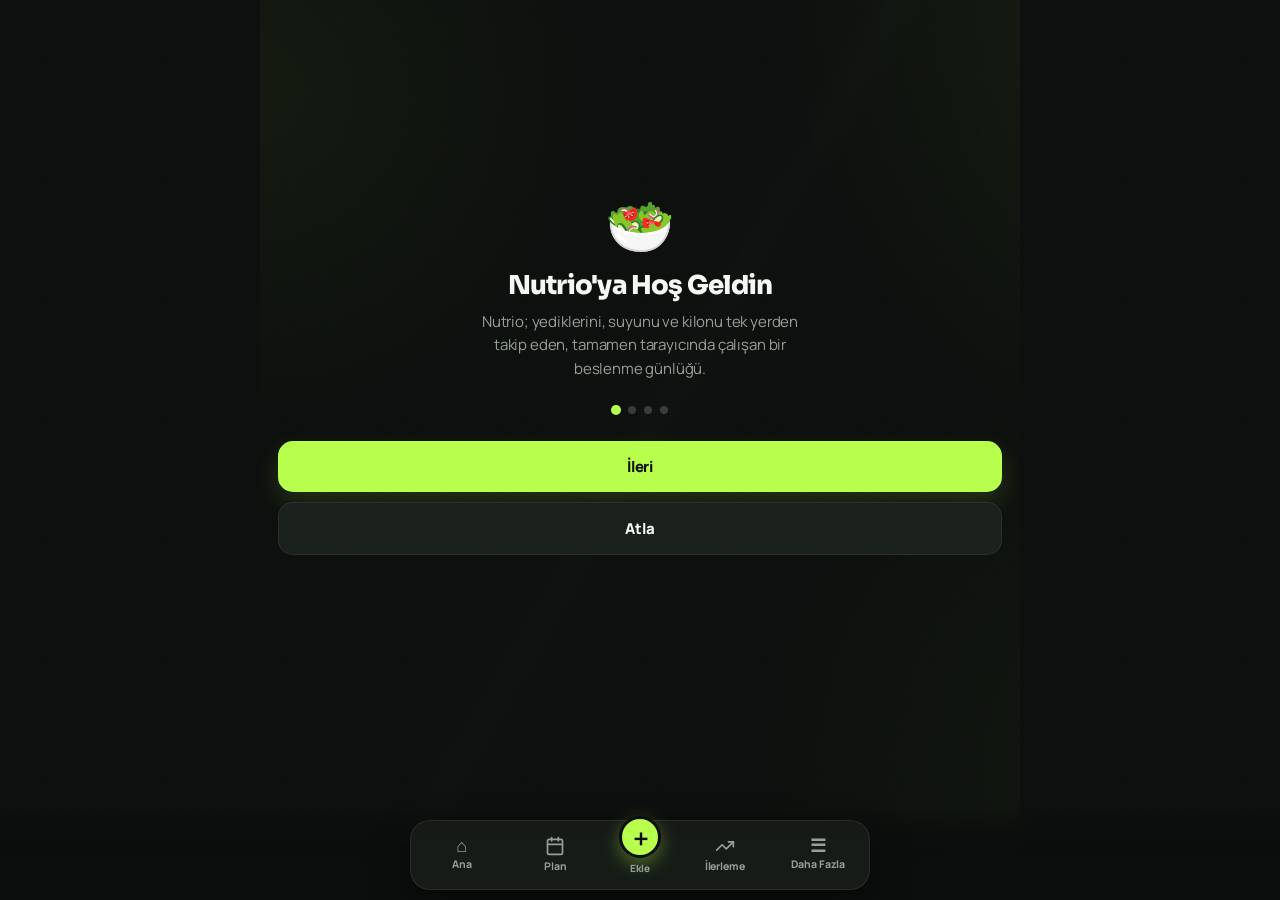
<file: index.html>
<!DOCTYPE html>
<html lang="tr">
<head>
    <meta charset="UTF-8">
    <meta name="viewport" content="width=device-width, initial-scale=1.0, maximum-scale=1.0, user-scalable=no">
    <title>Nutrio — Günlük Beslenme Takibi</title>
    <meta name="theme-color" content="#0b0e0c">
    <link rel="manifest" href="manifest.json">
    <link rel="icon" type="image/svg+xml" href="icon.svg">
    <link rel="apple-touch-icon" sizes="180x180" href="icon-192.png">
    <link rel="icon" type="image/png" sizes="192x192" href="icon-192.png">
    <link rel="icon" type="image/png" sizes="512x512" href="icon-512.png">
    <link rel="preconnect" href="https://fonts.googleapis.com">
    <link rel="preconnect" href="https://fonts.gstatic.com" crossorigin>
    <link href="https://fonts.googleapis.com/css2?family=Manrope:wght@500;600;700;800&family=Sora:wght@600;700;800&display=swap" rel="stylesheet">
    <link rel="stylesheet" href="style.css">
</head>
<body>
    <div id="sayfa-govde">

    <!-- 0a. ONBOARDING (Faz 6 — yalnızca ilk açılışta, bir kez görünür) -->
    <div id="onboarding-ekrani" class="gizli">
        <div class="ob-ic">
            <div id="ob-adim-0" class="ob-adim">
                <div class="ob-ikon">🥗</div>
                <h1>Nutrio'ya Hoş Geldin</h1>
                <p>Nutrio; yediklerini, suyunu ve kilonu tek yerden takip eden, tamamen tarayıcında çalışan bir beslenme günlüğü.</p>
            </div>
            <div id="ob-adim-1" class="ob-adim gizli">
                <div class="ob-ikon">🎯</div>
                <h1>Hedefini Belirle</h1>
                <p>Profil bilgilerini girdiğinde günlük kalori ve makro hedeflerin senin için otomatik hesaplanır.</p>
            </div>
            <div id="ob-adim-2" class="ob-adim gizli">
                <div class="ob-ikon">🍽️</div>
                <h1>Beslenmeni Takip Et</h1>
                <p>Öğünlerini, suyunu ve egzersizini birkaç dokunuşla kaydet — verilerin yalnızca bu cihazda saklanır.</p>
            </div>
            <div id="ob-adim-3" class="ob-adim gizli">
                <div class="ob-ikon">📈</div>
                <h1>İlerlemeni Gör</h1>
                <p>Grafikler, trendler ve analizlerle gelişimini gün gün izle.</p>
            </div>

            <div class="ob-noktalar" id="ob-noktalar">
                <span class="ob-nokta aktif"></span><span class="ob-nokta"></span><span class="ob-nokta"></span><span class="ob-nokta"></span>
            </div>

            <button id="ob-ileri-btn" onclick="onboardingIleri()">İleri</button>
            <button class="btn-ikincil ob-atla" onclick="onboardingAtla()">Atla</button>
        </div>
    </div>
    <!-- 0. KULLANICI PROFİLİ SİHİRBAZI (Yeni oluşturma + Düzenleme) -->
    <div id="profil-ekrani" class="gizli kart">
        <h1 id="profil-form-baslik">Yeni Kişi Ekle</h1>
        <p style="font-size:14px; color:var(--yazi-pasif);">Kişisel hesaplama çekmeceni oluşturalım.</p>
        <input type="hidden" id="pr-duzenle-id">

        <label>Avatar</label>
        <div class="avatar-secim" id="pr-avatar-secim"></div>

        <label>Profil Adı</label>
        <input type="text" id="pr-ad" placeholder="Örn: Ahmet veya A Kişisi">

        <label>Cinsiyet</label>
        <select id="pr-cinsiyet"><option value="erkek">Erkek</option><option value="kadin">Kadın</option></select>

        <label>Yaş</label>
        <input type="number" id="pr-yas" placeholder="Örn: 25">
        <label>Boy (cm)</label>
        <input type="number" id="pr-boy" placeholder="Örn: 175">
        <label>Kilo (kg)</label>
        <input type="number" id="pr-kilo" placeholder="Örn: 70">

        <div class="profil-bolum-basligi">Günlük Yaşam Aktivitesi</div>
        <label>Günlük Ortalama Adım</label>
        <select id="pr-adim">
            <option value="1.15">0 – 3.999 adım</option>
            <option value="1.2" selected>4.000 – 6.999 adım</option>
            <option value="1.275">7.000 – 9.999 adım</option>
            <option value="1.35">10.000 – 12.499 adım</option>
            <option value="1.425">12.500+ adım</option>
        </select>

        <div class="profil-bolum-basligi">Egzersiz</div>
        <label>Haftada Kaç Gün Egzersiz Yapıyorsun?</label>
        <select id="pr-egzersiz-gun" onchange="egzersizAlanGuncelleForm()">
            <option value="0">0 gün (yapmıyorum)</option>
            <option value="1">1 gün</option>
            <option value="2">2 gün</option>
            <option value="3" selected>3 gün</option>
            <option value="4">4 gün</option>
            <option value="5">5 gün</option>
            <option value="6">6+ gün</option>
        </select>

        <div id="pr-egzersiz-yok-notu" class="form-not gizli" style="margin-top:-8px;">🚫 Egzersiz hesaba katılmayacak.</div>

        <div id="pr-egzersiz-detay-alani">
            <label>Ağırlıklı Egzersiz Türü</label>
            <select id="pr-egzersiz-tip">
                <option value="agirlik" selected>Ağırlık Antrenmanı</option>
                <option value="kosu">Koşu</option>
                <option value="futbol">Futbol</option>
                <option value="bisiklet">Bisiklet</option>
                <option value="kardiyo">Kardiyo</option>
                <option value="karisik">Karışık</option>
            </select>

            <label>Ortalama Egzersiz Süresi</label>
            <select id="pr-egzersiz-sure">
                <option value="30">30 dakika</option>
                <option value="45" selected>45 dakika</option>
                <option value="60">60 dakika</option>
                <option value="75">75 dakika</option>
                <option value="90">90+ dakika</option>
            </select>

            <label>Antrenman Günlerin (opsiyonel)</label>
            <div class="buton-grubu" id="pr-antrenman-gun-secim" style="flex-wrap:wrap;"></div>
            <p class="form-not" style="margin-top:2px;">Seçersen ana ekranda o gün "🏋️ Antrenman Günü", diğer günlerde "🛋️ Dinlenme Günü" rozeti görünür ve kalori hedefin buna göre otomatik ayarlanır.</p>
        </div>

        <div class="profil-bolum-basligi">Hedef</div>
        <label>Ne Yapmak İstiyorsun?</label>
        <select id="pr-hedef" onchange="prHedefAciklamaGuncelle()">
            <option value="kayip">🔻 Yağ Kaybı</option>
            <option value="koruma" selected>⚖️ Kilo Koruma</option>
            <option value="kazanim">🔺 Kas / Kilo Kazanımı</option>
        </select>
        <p class="form-not" id="pr-hedef-aciklama"></p>
        <p class="form-not">Bu bir başlangıç tahminidir. Gerçek kilo değişimine göre birkaç hafta içinde ayarlaman gerekebilir — Nutrio bu ayarı sana zamanla otomatik önerecek.</p>

        <!-- FAZ 11 — İleri seviye: makroları elle ayarla (hesaplaHedefler'e dokunmaz, sadece dönüş değerini ezer) -->
        <label style="display:flex; align-items:center; gap:10px; margin-top:4px; font-size:14px; font-weight:700; cursor:pointer; text-transform:none; letter-spacing:0;">
            <input type="checkbox" id="pr-makro-override" onchange="prMakroOverrideAcKapa()" style="width:20px; height:20px; margin:0; flex:0 0 auto; accent-color:var(--vurgu-renk);">
            İleri Seviye: Makroları Elle Ayarla
        </label>
        <div id="pr-makro-override-alani" class="gizli">
            <div class="oc-satir"><span class="oc-etiket">Protein (g)</span><input type="number" step="1" min="0" id="pr-makro-pro" placeholder="Örn: 140"></div>
            <div class="oc-satir"><span class="oc-etiket">Yağ (g)</span><input type="number" step="1" min="0" id="pr-makro-yag" placeholder="Örn: 60"></div>
            <div class="oc-satir"><span class="oc-etiket">Karb (g)</span><input type="number" step="1" min="0" id="pr-makro-karb" placeholder="Örn: 200"></div>
            <p class="form-not" style="margin-top:-4px;">Kalori, bu üç değerden otomatik yeniden hesaplanır (P×4 + Y×9 + K×4). Boş bırakırsan o makro Nutrio tahmininde kalır.</p>
        </div>

        <button id="profil-kaydet-btn" onclick="profilKaydet()">Profili Yarat ve Başla</button>
        <button class="btn-ikincil gizli" id="iptal-profil-btn" onclick="sayfaGoster('ana-ekran')">İptal</button>
        <button class="btn-tehlike gizli" id="profil-sil-btn" onclick="profilSil()" style="width:100%; border-radius:50px; margin-top:10px;"><svg width="16" height="16" viewBox="0 0 24 24" fill="none" stroke="currentColor" stroke-width="2" stroke-linecap="round" stroke-linejoin="round" aria-hidden="true" style="vertical-align:-3px;"><polyline points="3 6 5 6 21 6"></polyline><path d="M19 6v14a2 2 0 0 1-2 2H7a2 2 0 0 1-2-2V6m3 0V4a2 2 0 0 1 2-2h4a2 2 0 0 1 2 2v2"></path></svg> Bu Profili Sil</button>
    </div>

    <!-- 1. ANA EKRAN (DASHBOARD) -->
    <div id="ana-ekran" class="gizli">

        <div class="marka-rozet"><span class="nokta"></span>Nutrio</div>

        <div class="profil-header">
            <select id="aktif-profil-secim" onchange="profilDegistir()"></select>
            <button class="btn-ikincil" id="profil-duzenle-btn" onclick="profilDuzenleAc()"><svg width="16" height="16" viewBox="0 0 24 24" fill="none" stroke="currentColor" stroke-width="2" stroke-linecap="round" stroke-linejoin="round" aria-hidden="true" style="vertical-align:-3px;"><circle cx="12" cy="12" r="3"></circle><path d="M19.4 15a1.65 1.65 0 0 0 .33 1.82l.06.06a2 2 0 0 1 0 2.83 2 2 0 0 1-2.83 0l-.06-.06a1.65 1.65 0 0 0-1.82-.33 1.65 1.65 0 0 0-1 1.51V21a2 2 0 0 1-2 2 2 2 0 0 1-2-2v-.09A1.65 1.65 0 0 0 9 19.4a1.65 1.65 0 0 0-1.82.33l-.06.06a2 2 0 0 1-2.83 0 2 2 0 0 1 0-2.83l.06-.06a1.65 1.65 0 0 0 .33-1.82 1.65 1.65 0 0 0-1.51-1H3a2 2 0 0 1-2-2 2 2 0 0 1 2-2h.09A1.65 1.65 0 0 0 4.6 9a1.65 1.65 0 0 0-.33-1.82l-.06-.06a2 2 0 0 1 0-2.83 2 2 0 0 1 2.83 0l.06.06a1.65 1.65 0 0 0 1.82.33H9a1.65 1.65 0 0 0 1-1.51V3a2 2 0 0 1 2-2 2 2 0 0 1 2 2v.09a1.65 1.65 0 0 0 1 1.51 1.65 1.65 0 0 0 1.82-.33l.06-.06a2 2 0 0 1 2.83 0 2 2 0 0 1 0 2.83l-.06.06a1.65 1.65 0 0 0-.33 1.82V9a1.65 1.65 0 0 0 1.51 1H21a2 2 0 0 1 2 2 2 2 0 0 1-2 2h-.09a1.65 1.65 0 0 0-1.51 1z"></path></svg> Profil</button>
        </div>

        <h1 id="ana-baslik" style="font-size: 24px; text-align: left; margin-left: 5px; display:flex; align-items:center; gap:8px;">Bugünün Yakıtı</h1>
        <div id="gun-tipi-rozet-alani" style="margin-left:5px;"></div>
        <div id="ana-ozel-gun-alani" style="margin-left:5px; margin-top:2px; margin-bottom:12px;"></div>

        <!-- Faz 5: Bugün için planlanan öğünler (boşsa gizli kalır) -->
        <!-- Faz 6: Yedek hatırlatıcısı (14+ gündür yedek alınmadıysa görünür) -->
        <div id="yedek-hatirlatici-alan" class="gizli"></div>
        <div id="ana-plan-karti" class="gizli"></div>
        <div id="ana-antrenman-karti" class="gizli"></div>

        <div class="kart" id="kart-skor">
            <div class="skor-paneli">
                <div class="skor-kutu">
                    <strong id="gun-kalori">0</strong><span>Kalori</span><span class="hedef-yazi" id="hedef-kalori">Hedef: 0</span>
                    <div class="ilerleme-yolu"><div class="ilerleme-cubuk" id="ilerleme-kalori" style="width:0%;"></div></div>
                </div>
                <div class="skor-kutu">
                    <strong id="gun-protein">0</strong><span>Protein</span><span class="hedef-yazi" id="hedef-protein">Hedef: 0g</span>
                    <div class="ilerleme-yolu"><div class="ilerleme-cubuk" id="ilerleme-protein" style="width:0%;"></div></div>
                </div>
                <div class="skor-kutu">
                    <strong id="gun-yag">0</strong><span>Yağ</span><span class="hedef-yazi" id="hedef-yag">Hedef: 0g</span>
                    <div class="ilerleme-yolu"><div class="ilerleme-cubuk" id="ilerleme-yag" style="width:0%;"></div></div>
                </div>
                <div class="skor-kutu">
                    <strong id="gun-karb">0</strong><span>Karbonhidrat</span><span class="hedef-yazi" id="hedef-karb">Hedef: 0g</span>
                    <div class="ilerleme-yolu"><div class="ilerleme-cubuk" id="ilerleme-karb" style="width:0%;"></div></div>
                </div>
            </div>
            <div class="kalan-grid" id="kalan-grid"></div>
        </div>

        <div class="kart kart-kompakt" id="kart-aktivite">
            <div style="display:flex; justify-content:space-between; align-items:center; margin-bottom:2px;">
                <h2 style="text-align:left; font-size:15px; margin-bottom:0;"><svg width="18" height="18" viewBox="0 0 24 24" fill="none" stroke="currentColor" stroke-width="2" stroke-linecap="round" stroke-linejoin="round" aria-hidden="true" style="vertical-align:-3px;"><circle cx="13" cy="4.5" r="1.8"></circle><path d="M10 21l1.5-6-2.5-2.5 1-5L13 9l3 1.5 2 3"></path><path d="M10 21l-2.5-1.5L6 21"></path><path d="M13.5 15.5l3.5 1 1.5 3"></path></svg> Bugünkü Aktivite</h2>
                <span class="hedef-yazi" id="aktivite-ayar-yazi" style="margin-top:0;"></span>
            </div>
            <div class="buton-grubu" style="margin-top:10px; flex-wrap:wrap;">
                <input type="number" id="bugun-adim-input" placeholder="Bugünkü adım (opsiyonel)">
                <button class="btn-ikincil btn-fit" style="margin-top:0;" onclick="bugunAdimKaydet()">Kaydet</button>
            </div>
            <p class="form-not" id="bugun-adim-bilgi" style="margin:6px 0 0;"></p>

            <div style="margin-top:14px; border-top:1px solid rgba(255,255,255,.06); padding-top:12px;">
                <div style="display:flex; justify-content:space-between; align-items:center;">
                    <span class="hedef-yazi" style="margin-top:0; font-size:15px; font-weight:800; color:var(--yazi-ana); opacity:1; font-family:var(--font-baslik); letter-spacing:-.03em;"><svg width="16" height="16" viewBox="0 0 24 24" fill="none" stroke="currentColor" stroke-width="2" stroke-linecap="round" stroke-linejoin="round" aria-hidden="true" style="vertical-align:-3px;"><path d="M6.5 6.5h11L20 21H4L6.5 6.5z"></path><line x1="9" y1="6.5" x2="9" y2="4"></line><line x1="15" y1="6.5" x2="15" y2="4"></line><line x1="9" y1="4" x2="15" y2="4"></line></svg> Bugünkü Egzersiz</span>
                    <span class="hedef-yazi" style="margin-top:0; cursor:pointer; text-decoration:underline;" onclick="bugunEgzersizAlaniAcKapa()">+ Egzersiz Ekle</span>
                    <span class="hedef-yazi" style="margin-top:0; margin-left:10px; cursor:pointer; text-decoration:underline;" onclick="egzersizKutuphaneAc(bugununTarihi, 'ana-ekran')"><svg width="13" height="13" viewBox="0 0 24 24" fill="none" stroke="currentColor" stroke-width="2" stroke-linecap="round" stroke-linejoin="round" aria-hidden="true" style="vertical-align:-2px;"><path d="M4 19.5A2.5 2.5 0 0 1 6.5 17H20"></path><path d="M6.5 2H20v20H6.5A2.5 2.5 0 0 1 4 19.5v-15A2.5 2.5 0 0 1 6.5 2z"></path></svg> Kütüphaneden Seç</span>
                </div>
                <div class="egz-durum-grup" id="egz-durum-grup">
                    <button type="button" class="egz-durum-btn" onclick="bugunEgzersizDurumAyarla('yapildi')">✅ Yaptım</button>
                    <button type="button" class="egz-durum-btn" onclick="bugunEgzersizDurumAyarla('planli_degil')">⏭️ Planlı değildi</button>
                    <button type="button" class="egz-durum-btn" onclick="bugunEgzersizDurumAyarla('yapmadi')">❌ Yapmadım</button>
                </div>
                <div id="bugun-egzersiz-liste" style="margin-top:6px;"></div>
                <div class="buton-grubu gizli" id="bugun-egzersiz-form" style="margin-top:10px; flex-wrap:wrap;">
                    <select id="beg-tip">
                        <option value="agirlik">Ağırlık</option>
                        <option value="kosu">Koşu</option>
                        <option value="futbol">Futbol</option>
                        <option value="bisiklet">Bisiklet</option>
                        <option value="kardiyo">Kardiyo</option>
                        <option value="karisik">Karışık</option>
                    </select>
                    <input type="number" id="beg-sure" placeholder="Dakika">
                    <button style="margin-top:0;" onclick="bugunEgzersizEkle()">Ekle</button>
                </div>
            </div>
        </div>

        <div id="kalibrasyon-karti" class="kart gizli oneri-kart">
            <h2 style="text-align:left; font-size:15px; margin-bottom:8px;"><svg width="18" height="18" viewBox="0 0 24 24" fill="none" stroke="currentColor" stroke-width="2" stroke-linecap="round" stroke-linejoin="round" aria-hidden="true" style="vertical-align:-3px;"><circle cx="12" cy="12" r="10"></circle><circle cx="12" cy="12" r="6"></circle><circle cx="12" cy="12" r="2"></circle></svg> Kalori Hedefi Önerisi</h2>
            <p id="kalibrasyon-metni" style="font-size:13.5px; color:var(--yazi-pasif); margin:0 0 14px;"></p>
            <div class="buton-grubu">
                <button class="btn-ikincil" onclick="kalibrasyonReddet()">Şimdi Değil</button>
                <button onclick="kalibrasyonUygula()">Hedefi Güncelle</button>
            </div>
        </div>

        <div id="oneri-sonuc-karti" class="kart gizli oneri-kart">
            <h2 style="text-align:left; font-size:15px; margin-bottom:8px;"><svg width="18" height="18" viewBox="0 0 24 24" fill="none" stroke="currentColor" stroke-width="2" stroke-linecap="round" stroke-linejoin="round" aria-hidden="true" style="vertical-align:-3px;"><circle cx="12" cy="12" r="10"></circle><circle cx="12" cy="12" r="6"></circle><circle cx="12" cy="12" r="2"></circle></svg> Bunu Kapatmak İçin Seçenekler</h2>
            <div id="oneri-sonuc-govde" style="font-size:13.5px;"></div>
        </div>

        <div id="eksik-sonuc-karti" class="kart gizli oneri-kart">
            <h2 style="text-align:left; font-size:15px; margin-bottom:8px;"><svg width="18" height="18" viewBox="0 0 24 24" fill="none" stroke="currentColor" stroke-width="2" stroke-linecap="round" stroke-linejoin="round" aria-hidden="true" style="vertical-align:-3px;"><circle cx="11" cy="11" r="8"></circle><line x1="21" y1="21" x2="16.65" y2="16.65"></line></svg> Bugün Ne Eksik?</h2>
            <div id="eksik-sonuc-govde"></div>
            <button class="btn-ikincil" style="margin-top:10px;" onclick="document.getElementById('eksik-sonuc-karti').classList.add('gizli')">Kapat</button>
        </div>

        <div id="takviye-mini-karti" class="kart gizli kart-kompakt">
            <div style="display:flex; justify-content:space-between; align-items:center; margin-bottom:6px;">
                <h2 style="text-align:left; font-size:15px; margin-bottom:0;"><svg width="18" height="18" viewBox="0 0 24 24" fill="none" stroke="currentColor" stroke-width="2" stroke-linecap="round" stroke-linejoin="round" aria-hidden="true" style="vertical-align:-3px;"><rect x="3.5" y="8.5" width="17" height="7" rx="3.5" transform="rotate(-45 12 12)"></rect><line x1="8.5" y1="8.5" x2="15.5" y2="15.5"></line></svg> Bugünkü Takviyeler</h2>
                <span class="hedef-yazi" id="takviye-mini-oran" style="margin-top:0;"></span>
            </div>
            <div id="takviye-mini-liste"></div>
        </div>

        <div class="kart kart-kompakt" id="kart-su">
            <div style="display:flex; justify-content:space-between; align-items:center; gap:14px;">
                <div>
                    <span class="hedef-yazi" style="margin-top:0;"><svg width="16" height="16" viewBox="0 0 24 24" fill="none" stroke="currentColor" stroke-width="2" stroke-linecap="round" stroke-linejoin="round" aria-hidden="true" style="vertical-align:-3px;"><path d="M12 2.7s6.5 7 6.5 11.3a6.5 6.5 0 0 1-13 0C5.5 9.7 12 2.7 12 2.7z"></path></svg> Su</span>
                    <strong id="su-miktar" style="font-family:var(--font-baslik); font-size:18px; display:block; margin-top:2px;">0 ml</strong>
                </div>
                <div class="buton-grubu" style="max-width:160px; margin:0;">
                    <button class="btn-ikincil btn-kucuk btn-satir" onclick="suEkle(-250)">− 250</button>
                    <button class="btn-kucuk btn-satir" onclick="suEkle(250)">+ 250</button>
                </div>
            </div>
            <div class="ilerleme-yolu" style="margin-top:10px;"><div class="ilerleme-cubuk" id="ilerleme-su" style="width:0%;"></div></div>
            <div style="display:flex; justify-content:space-between; margin-top:6px;">
                <span class="hedef-yazi" id="su-hedef-yazi" style="margin-top:0;"></span>
                <span class="hedef-yazi" style="margin-top:0; cursor:pointer; text-decoration:underline;" onclick="suHedefDuzenleAc()">hedefi düzenle</span>
            </div>
            <div id="su-ozel-buton-alani" style="display:flex; gap:6px; align-items:center; justify-content:flex-end; margin-top:6px;"></div>
            <div style="text-align:right; margin-top:6px;">
                <span class="hedef-yazi" style="margin-top:0; cursor:pointer; text-decoration:underline;" onclick="icecekGunluguAc(bugununTarihi)">+ Çay/Kahve/Diğer İçecek</span>
            </div>
            <div class="buton-grubu gizli" id="su-hedef-alani" style="margin-top:10px;">
                <input type="number" id="su-hedef-input" placeholder="Yeni hedef (ml)" style="margin-bottom:0;">
                <button class="btn-ikincil" onclick="suHedefKaydet()">Kaydet</button>
            </div>
            <div class="buton-grubu gizli" id="su-ozel-alani" style="margin-top:10px;">
                <input type="number" id="su-ozel-input" placeholder="Özel miktar (ml)" style="margin-bottom:0;">
                <button class="btn-ikincil" onclick="suOzelMiktarKaydet()">Kaydet</button>
            </div>
        </div>

        <div class="kart" id="kart-ogunler">
            <button onclick="tuketimEkranAc()">Günüme Besin Ekle (+)</button>
            <div class="buton-grubu" style="margin-top:8px;">
                <button class="btn-ikincil buton-chip" onclick="oneriHesapla()"><svg width="16" height="16" viewBox="0 0 24 24" fill="none" stroke="currentColor" stroke-width="2" stroke-linecap="round" stroke-linejoin="round" aria-hidden="true" style="vertical-align:-3px;"><circle cx="12" cy="12" r="10"></circle><circle cx="12" cy="12" r="6"></circle><circle cx="12" cy="12" r="2"></circle></svg> Ne Yiyebilirim?</button>
                <button class="btn-ikincil buton-chip" onclick="eksikOlaniGoster()"><svg width="16" height="16" viewBox="0 0 24 24" fill="none" stroke="currentColor" stroke-width="2" stroke-linecap="round" stroke-linejoin="round" aria-hidden="true" style="vertical-align:-3px;"><circle cx="11" cy="11" r="8"></circle><line x1="21" y1="21" x2="16.65" y2="16.65"></line></svg> Bugün Ne Eksik?</button>
            </div>

            <h2 style="text-align: left; margin-top: 30px; margin-left: 5px; font-size: 19px;">Bugünün Öğünleri</h2>
            <p class="grafik-ipucu" style="text-align:left; margin:-10px 0 10px 5px;">İpucu: bir kaydı sola kaydırarak sil, sağa kaydırarak düzenle.</p>
            <div id="yenenler-listesi"></div>
        </div>
    </div>

    <!-- 2. BESİN KÜTÜPHANESİ -->
    <div id="kutuphane-ekrani" class="gizli">
        <h1>Besin Listesi</h1>
        <button onclick="besinFormuAc()">Yeni Besin Ekle (+)</button>
        <div style="position:relative; margin-top:16px; margin-bottom:0;"><svg width="16" height="16" viewBox="0 0 24 24" fill="none" stroke="var(--yazi-pasif)" stroke-width="2" stroke-linecap="round" stroke-linejoin="round" aria-hidden="true" style="position:absolute; left:12px; top:50%; transform:translateY(-50%); pointer-events:none;"><circle cx="11" cy="11" r="8"></circle><line x1="21" y1="21" x2="16.65" y2="16.65"></line></svg><input type="text" id="k-arama" placeholder="Besin ara..." oninput="kListele()" onfocus="aramaGecmisiGoster('k-arama', 'k-arama-gecmis')" onblur="aramaGecmisiGizle('k-arama-gecmis')" style="margin:0; padding-left:36px;"></div>
        <select id="k-siralama" onchange="besinSiralamaSec(this.value)" style="margin-top:8px; margin-bottom:0;">
            <option value="varsayilan">Sırala: Varsayılan (Favori + A-Z)</option>
            <option value="kalori-artan">Kaloriye göre: Azdan Çoğa</option>
            <option value="kalori-azalan">Kaloriye göre: Çoktan Aza</option>
            <option value="protein-artan">Proteine göre: Azdan Çoğa</option>
            <option value="protein-azalan">Proteine göre: Çoktan Aza</option>
        </select>
        <div class="arama-gecmis gizli" id="k-arama-gecmis"></div>
        <div class="kategori-sekmeler" id="kategori-sekmeler"></div>
        <h2 style="margin-top: 18px; text-align: left;">Kayıtlı Besinler</h2>
        <div id="kutuphane-listesi"></div>
    </div>

    <!-- 3. YENİ BESİN OLUŞTUR / DÜZENLE -->
    <div id="besin-form-ekrani" class="gizli kart">
        <h2 id="form-baslik">Besin Ekle/Düzenle</h2>
        <input type="hidden" id="b-id">
        <label>Marka (opsiyonel)</label><input type="text" id="b-marka" placeholder="Örn: Barilla">
        <label>Besin Adı</label><input type="text" id="b-ad" placeholder="Örn: Penne Rigate">
        <label>Kategori</label>
        <select id="b-kategori"></select>
        <label>Birim</label>
        <select id="b-birim" onchange="birimDegistiFormda()">
            <option value="g">Gram (g)</option>
            <option value="ml">Mililitre (ml)</option>
            <option value="adet">Adet</option>
            <option value="porsiyon">Porsiyon</option>
            <option value="dilim">Dilim</option>
        </select>
        <label>Referans Miktar (100 g/ml için 100, adet/porsiyon/dilim için 1)</label><input type="number" id="b-ref">
        <label>Kalori (Kcal)</label><input type="number" id="b-cal">
        <label>Protein (g)</label><input type="number" step="0.1" id="b-pro">
        <label>Yağ (g)</label><input type="number" step="0.1" id="b-yag">
        <label>Karbonhidrat (g)</label><input type="number" step="0.1" id="b-karb">
        <button onclick="besinKaydet()">Sisteme Kaydet</button>
        <button class="btn-tehlike" onclick="sayfaGoster('kutuphane-ekrani')" style="width:100%; border-radius:50px; margin-top:10px;">İptal</button>
    </div>

    <!-- 4. TÜKETİM EKLEME / DÜZENLEME (iç sekmeler: Besin Ara | Şablonlar — Faz 8; Sepet — Faz 9) -->
    <div id="tuketim-ekrani" class="gizli kart">
        <h2 id="tuketim-form-baslik">Ne Yedin?</h2>
        <input type="hidden" id="t-duzenle-id">
        <div id="tuketim-sepeti-alani" class="gizli"></div>
        <div class="kategori-sekmeler" id="tuketim-sekmeler">
            <button class="sekme-btn aktif" id="tuketim-sekme-besin" onclick="tuketimSekmeSec('besin')">Besin Ara</button>
            <button class="sekme-btn" id="tuketim-sekme-sablon" onclick="tuketimSekmeSec('sablon')">Şablonlar</button>
        </div>
        <div id="tuketim-panel-besin">
        <div style="position:relative; margin-bottom:14px;"><svg width="16" height="16" viewBox="0 0 24 24" fill="none" stroke="var(--yazi-pasif)" stroke-width="2" stroke-linecap="round" stroke-linejoin="round" aria-hidden="true" style="position:absolute; left:12px; top:50%; transform:translateY(-50%); pointer-events:none;"><circle cx="11" cy="11" r="8"></circle><line x1="21" y1="21" x2="16.65" y2="16.65"></line></svg><input type="text" id="t-arama" placeholder="Besin ara..." oninput="tListele()" onfocus="aramaGecmisiGoster('t-arama', 't-arama-gecmis')" onblur="aramaGecmisiGizle('t-arama-gecmis')" style="margin:0; padding-left:36px;"></div>
            <select id="t-siralama" onchange="besinSiralamaSec(this.value)" style="margin-top:8px; margin-bottom:0;">
                <option value="varsayilan">Sırala: Varsayılan (Favori + A-Z)</option>
                <option value="kalori-artan">Kaloriye göre: Azdan Çoğa</option>
                <option value="kalori-azalan">Kaloriye göre: Çoktan Aza</option>
                <option value="protein-artan">Proteine göre: Azdan Çoğa</option>
                <option value="protein-azalan">Proteine göre: Çoktan Aza</option>
            </select>
            <div class="arama-gecmis gizli" id="t-arama-gecmis"></div>
            <div class="kategori-sekmeler" id="t-kategori-sekmeler"></div>
            <div id="t-secim-listesi" style="max-height:230px; overflow-y:auto; margin-bottom:16px; margin-top:10px;"></div>
            <label>Miktar</label>
            <div class="porsiyon-grid" id="t-porsiyon-grid"></div>
            <!-- Faz 12 — göz kararı ön ayarlar (sadece g/ml birimli besinlerde görünür) -->
            <div id="t-goz-karari-alani" class="gizli" style="display:flex; flex-wrap:wrap; gap:6px; margin-bottom:8px;"></div>
            <input type="number" id="t-miktar" placeholder="Kaç birim yedin?">
            <label>Öğün</label>
            <select id="t-ogun"></select>
        </div>
        <div id="tuketim-panel-sablon" class="gizli">
            <p class="form-not" style="margin-top:0;">Bir şablona dokun, içeriği anında günlüğe eklenir.</p>
            <div id="tuketim-sablon-listesi" style="max-height:340px; overflow-y:auto;"></div>
        </div>
        <div class="buton-grubu" id="tuketim-buton-satiri">
            <button id="tuketim-kaydet-btn" onclick="tuketimKaydet()">Bugüne Ekle</button>
            <button class="btn-ikincil" id="tuketim-sepete-ekle-btn" onclick="tuketimSepeteEkle()"><svg width="16" height="16" viewBox="0 0 24 24" fill="none" stroke="currentColor" stroke-width="2" stroke-linecap="round" stroke-linejoin="round" aria-hidden="true" style="vertical-align:-3px;"><circle cx="9" cy="21" r="1"></circle><circle cx="20" cy="21" r="1"></circle><path d="M1 1h4l2.68 13.39a2 2 0 0 0 2 1.61h9.72a2 2 0 0 0 2-1.61L23 6H6"></path></svg> Sepete Ekle</button>
        </div>
        <button class="btn-tehlike" id="tuketim-iptal-btn" onclick="sayfaGoster('ana-ekran')" style="width:100%; border-radius:50px; margin-top:10px;">İptal</button>
    </div>

    <!-- 5. GEÇMİŞ ARŞİVİ (İlerleme) — iç sekmeler: Genel | Trend | Analiz -->
    <div id="gecmis-ekrani" class="gizli">
        <h1 style="display:flex; align-items:center; gap:8px; flex-wrap:wrap;">Geçmiş &amp; İstatistik <button type="button" class="ipucu-btn" onclick="ipucuGoster('ilerleme')" aria-label="Yardım">?</button></h1>

        <div class="yazdirma-raporu-satir">
            <button class="btn-ikincil btn-kucuk" onclick="yazdirmaRaporuOlustur(); window.print();"><svg width="16" height="16" viewBox="0 0 24 24" fill="none" stroke="currentColor" stroke-width="2" stroke-linecap="round" stroke-linejoin="round" aria-hidden="true" style="vertical-align:-3px;"><polyline points="6 9 6 2 18 2 18 9"></polyline><path d="M6 18H4a2 2 0 0 1-2-2v-5a2 2 0 0 1 2-2h16a2 2 0 0 1 2 2v5a2 2 0 0 1-2 2h-2"></path><rect x="6" y="14" width="12" height="8"></rect></svg> Raporu Yazdır</button>
        </div>

        <div class="kategori-sekmeler" id="ilerleme-sekmeler">
            <button class="sekme-btn aktif" id="ilerleme-sekme-genel" onclick="ilerlemeSekmeSec('genel')">Genel</button>
            <button class="sekme-btn" id="ilerleme-sekme-trend" onclick="ilerlemeSekmeSec('trend')">Trend</button>
            <button class="sekme-btn" id="ilerleme-sekme-analiz" onclick="ilerlemeSekmeSec('analiz')">Analiz</button>
        </div>

        <div id="ilerleme-panel-genel">
            <div class="kart">
                <h2 style="text-align:left; font-size:16px;"><svg width="18" height="18" viewBox="0 0 24 24" fill="none" stroke="currentColor" stroke-width="2" stroke-linecap="round" stroke-linejoin="round" aria-hidden="true" style="vertical-align:-3px;"><line x1="18" y1="20" x2="18" y2="10"></line><line x1="12" y1="20" x2="12" y2="4"></line><line x1="6" y1="20" x2="6" y2="14"></line></svg> Son 7 Gün</h2>
                <div id="analitik-alani"></div>
            </div>

            <p id="gecmis-isim-bilgi" style="text-align:center; color:var(--yazi-pasif); font-size:14px;"></p>
            <div id="gecmis-listesi"></div>
        </div>

        <div id="ilerleme-panel-trend" class="gizli">
            <div class="kart">
                <h2 style="text-align:left; font-size:16px;" id="trend-baslik"><svg width="18" height="18" viewBox="0 0 24 24" fill="none" stroke="currentColor" stroke-width="2" stroke-linecap="round" stroke-linejoin="round" aria-hidden="true" style="vertical-align:-3px;"><polyline points="23 6 13.5 15.5 8.5 10.5 1 18"></polyline><polyline points="17 6 23 6 23 12"></polyline></svg> Trend (Son 14 Gün)</h2>
                <div class="kategori-sekmeler" id="trend-makro-sekmeler"></div>
                <div class="kategori-sekmeler" id="trend-zaman-sekmeler"></div>
                <div id="trend-grafik-alan"></div>
                <div class="grafik-ipucu">Bir noktaya dokun, o günün detayını gör</div>
            </div>

            <div class="kart">
                <h2 style="text-align:left; font-size:16px;"><svg width="18" height="18" viewBox="0 0 24 24" fill="none" stroke="currentColor" stroke-width="2" stroke-linecap="round" stroke-linejoin="round" aria-hidden="true" style="vertical-align:-3px;"><rect x="3" y="4" width="18" height="18" rx="2" ry="2"></rect><line x1="16" y1="2" x2="16" y2="6"></line><line x1="8" y1="2" x2="8" y2="6"></line><line x1="3" y1="10" x2="21" y2="10"></line></svg> Haftalık Karşılaştırma</h2>
                <div id="haftalik-karsilastirma-alan"></div>
            </div>
        </div>

        <div id="ilerleme-panel-analiz" class="gizli">
            <div class="kart">
                <h2 style="text-align:left; font-size:16px;"><svg width="18" height="18" viewBox="0 0 24 24" fill="none" stroke="currentColor" stroke-width="2" stroke-linecap="round" stroke-linejoin="round" aria-hidden="true" style="vertical-align:-3px;"><rect x="3" y="4" width="18" height="18" rx="2" ry="2"></rect><line x1="16" y1="2" x2="16" y2="6"></line><line x1="8" y1="2" x2="8" y2="6"></line><line x1="3" y1="10" x2="21" y2="10"></line></svg> Genel Özet</h2>
                <div id="analiz-ozet-alan"></div>
            </div>

            <div class="kart">
                <h2 style="text-align:left; font-size:16px;"><svg width="18" height="18" viewBox="0 0 24 24" fill="none" stroke="currentColor" stroke-width="2" stroke-linecap="round" stroke-linejoin="round" aria-hidden="true" style="vertical-align:-3px;"><path d="M12 2a7 7 0 0 1 7 7c0 2.38-1.19 4.47-3 5.74V17a1 1 0 0 1-1 1H9a1 1 0 0 1-1-1v-2.26C6.19 13.47 5 11.38 5 9a7 7 0 0 1 7-7z"></path><line x1="9" y1="21" x2="15" y2="21"></line></svg> Nutrio Seni Tanıyor</h2>
                <div id="icgoru-alan"></div>
            </div>
        </div>
    </div>

    <!-- 5b. FAZ 7: Yazdırılabilir rapor — normalde gizli, @media print ile görünür -->
    <div id="yazdirma-raporu" class="gizli"></div>

    <!-- 5a. PLAN — Faz 1 iskelet (boş durum) -->
    <div id="plan-ekrani" class="gizli">
        <h1 style="display:flex; align-items:center; gap:8px; flex-wrap:wrap;">Plan <button type="button" class="ipucu-btn" onclick="ipucuGoster('plan')" aria-label="Yardım">?</button></h1>
        <p class="form-not" style="text-align:left; margin-top:-8px;">Beslenmeni ve antrenmanını önceden planla; market listen ve stoğun otomatik güncellensin.</p>

        <div class="kategori-sekmeler" id="plan-sekmeler">
            <button class="sekme-btn aktif" id="plan-sekme-plan" onclick="planSekmeSec('plan')">Beslenme</button>
            <button class="sekme-btn" id="plan-sekme-antrenman" onclick="planSekmeSec('antrenman')">Antrenman</button>
            <button class="sekme-btn" id="plan-sekme-market" onclick="planSekmeSec('market')">Market</button>
            <button class="sekme-btn" id="plan-sekme-stok" onclick="planSekmeSec('stok')">Stok</button>
        </div>


        <div id="plan-panel-plan">
            <div id="plan-gunler-alani"></div>
        </div>

        <div id="plan-panel-market" class="gizli">
            <div class="buton-grubu">
                <input type="text" id="market-manuel-input" placeholder="Market listesine ekle..." onkeydown="if (event.key === 'Enter') marketManuelEkle()">
                <button class="btn-ikincil" style="margin-top:0;" onclick="marketManuelEkle()">Ekle</button>
            </div>
            <div id="market-png-satiri" style="margin-top:10px; text-align:right;">
                <button class="btn-ikincil btn-kucuk" id="market-png-btn" onclick="marketListesiPngIndir()"><svg width="16" height="16" viewBox="0 0 24 24" fill="none" stroke="currentColor" stroke-width="2" stroke-linecap="round" stroke-linejoin="round" aria-hidden="true" style="vertical-align:-3px;"><path d="M23 19a2 2 0 0 1-2 2H3a2 2 0 0 1-2-2V8a2 2 0 0 1 2-2h4l2-3h6l2 3h4a2 2 0 0 1 2 2z"></path><circle cx="12" cy="13" r="4"></circle></svg> Listeyi Görsel Olarak İndir</button>
            </div>
            <div id="market-liste-alani" style="margin-top:14px;"></div>
            <div id="market-harcama-grafik" style="margin-top:14px;"></div>
        </div>

        <!-- Faz 12 — Stoğum (kiler): marketten işaretlenen maddeler buraya düşer, SKT eklenebilir -->
        <div id="plan-panel-stok" class="gizli">
            <div class="buton-grubu">
                <input type="text" id="stok-manuel-input" placeholder="Stoğa ekle..." onkeydown="if (event.key === 'Enter') stokManuelEkle()">
                <button class="btn-ikincil" style="margin-top:0;" onclick="stokManuelEkle()">Ekle</button>
            </div>
            <div id="stok-liste-alani" style="margin-top:14px;"></div>
        </div>

        <!-- FAZ 17 — Antrenman Planı: Egzersiz Kütüphanesi'nin üstüne, Plan'ın egzersiz karşılığı -->
        <div id="plan-panel-antrenman" class="gizli">
            <div id="antrenman-gunler-alani"></div>
        </div>
    </div>

    <!-- 5b. PLAN SEÇİCİ — tarih + öğün için şablon/besin seçme (tam sayfa) -->
    <div id="plan-secici-ekrani" class="gizli">
        <button class="btn-ikincil btn-kucuk" onclick="sayfaGoster('plan-ekrani')" style="margin-bottom:12px;"><svg width="16" height="16" viewBox="0 0 24 24" fill="none" stroke="currentColor" stroke-width="2" stroke-linecap="round" stroke-linejoin="round" aria-hidden="true" style="vertical-align:-3px;"><line x1="19" y1="12" x2="5" y2="12"></line><polyline points="12 19 5 12 12 5"></polyline></svg> Plana Dön</button>
        <h1 id="plan-secici-baslik" style="font-size:22px;">Öğün Seç</h1>
        <p class="form-not" id="plan-secici-alt-baslik" style="text-align:left; margin-top:-6px;"></p>

        <div class="kategori-sekmeler" id="plan-secici-sekmeler">
            <button class="sekme-btn aktif" id="plan-secici-sekme-sablon" onclick="planSeciciSekmeSec('sablon')">Şablonlar</button>
            <button class="sekme-btn" id="plan-secici-sekme-besin" onclick="planSeciciSekmeSec('besin')">Besinler</button>
        </div>

        <div id="plan-secici-panel-sablon">
            <div id="plan-secici-sablon-listesi"></div>
        </div>

        <div id="plan-secici-panel-besin" class="gizli">
        <div style="position:relative; margin-bottom:14px;"><svg width="16" height="16" viewBox="0 0 24 24" fill="none" stroke="var(--yazi-pasif)" stroke-width="2" stroke-linecap="round" stroke-linejoin="round" aria-hidden="true" style="position:absolute; left:12px; top:50%; transform:translateY(-50%); pointer-events:none;"><circle cx="11" cy="11" r="8"></circle><line x1="21" y1="21" x2="16.65" y2="16.65"></line></svg><input type="text" id="ps-arama" placeholder="Besin ara..." oninput="planSeciciBesinListele()" style="margin:0; padding-left:36px;"></div>
            <div class="kategori-sekmeler" id="ps-kategori-sekmeler"></div>
            <div id="plan-secici-besin-listesi"></div>
        </div>

        <!-- FAZ 9: miktar onaylandıktan sonra çıkan çoklu gün dağıtım paneli -->
        <div id="plan-secici-dagitim-paneli" class="gizli" style="margin-top:16px;">
            <div class="kart kart-kompakt" style="margin-bottom:0;">
                <label style="display:flex; align-items:center; gap:10px; margin:0; padding:4px 2px 2px; cursor:pointer; text-transform:none; letter-spacing:0; font-size:13.5px; font-weight:700; color:var(--yazi-ana);">
                    <input type="checkbox" id="ps-dagit-acik" onchange="planSeciciDagitAcKapa()" style="width:18px; height:18px; margin:0; flex:0 0 auto; accent-color:var(--vurgu-renk);">
                    <span><svg width="16" height="16" viewBox="0 0 24 24" fill="none" stroke="currentColor" stroke-width="2" stroke-linecap="round" stroke-linejoin="round" aria-hidden="true" style="vertical-align:-3px;"><path d="M21 8l-9-5-9 5v10l9 5 9-5V8z"></path><polyline points="3 8 12 13 21 8"></polyline><line x1="12" y1="13" x2="12" y2="23"></line></svg> Birden Fazla Güne Dağıt</span>
                </label>
                <div id="ps-dagit-gunler-alani" class="gizli" style="margin-top:10px;">
                    <div id="ps-dagit-gunler" style="margin-bottom:12px;"></div>
                </div>
                <div class="buton-grubu">
                    <button id="ps-onayla-btn" onclick="planSeciciOnayla()"><svg width="16" height="16" viewBox="0 0 24 24" fill="none" stroke="currentColor" stroke-width="2" stroke-linecap="round" stroke-linejoin="round" aria-hidden="true" style="vertical-align:-3px;"><polyline points="20 6 9 17 4 12"></polyline></svg> Planla</button>
                    <button class="btn-ikincil" onclick="planSeciciDagitimPaneliKapat()">Vazgeç</button>
                </div>
            </div>
        </div>
    </div>

    <!-- 6. KİLO TAKİBİ -->
    <div id="kilo-ekrani" class="gizli">
        <h1 style="display:flex; align-items:center; gap:8px; flex-wrap:wrap;">Kilo Takibi <button type="button" class="ipucu-btn" onclick="ipucuGoster('kilo')" aria-label="Yardım">?</button></h1>

        <div class="kart">
            <div class="kilo-uc-nokta">
                <span id="kilo-baslangic">-</span>
                <span class="ok">→</span>
                <span id="kilo-bugun">-</span>
                <span class="ok">→</span>
                <span class="hedef-deger" id="kilo-hedef-nokta">🎯 -</span>
            </div>
            <div class="kategori-sekmeler" id="kilo-zaman-sekmeler"></div>
            <div id="kilo-grafik-alan"></div>
            <div class="grafik-ipucu">Bir noktaya dokun, o günün detayını gör</div>
            <div class="analitik-grid" style="margin-top:16px;">
                <div class="analitik-hucre"><strong id="kilo-degisim">-</strong><span>Toplam Değişim</span></div>
                <div class="analitik-hucre"><strong id="kilo-haftalik">-</strong><span>Haftalık Değişim</span></div>
            </div>
            <p id="kilo-hedef-bilgi" class="gizli hedef-yazi" style="margin-top:10px; font-size:13px;"></p>
            <p id="kilo-tahmin-bilgi" class="gizli hedef-yazi" style="margin-top:4px; font-size:13px;"></p>
        </div>

        <div class="kart" id="olcum-grafik-karti" style="display:none;">
            <h2 style="text-align:left; font-size:16px;"><svg width="18" height="18" viewBox="0 0 24 24" fill="none" stroke="currentColor" stroke-width="2" stroke-linecap="round" stroke-linejoin="round" aria-hidden="true" style="vertical-align:-3px;"><rect x="2" y="9" width="20" height="6" rx="1" transform="rotate(-45 12 12)"></rect><line x1="8.5" y1="9.5" x2="10" y2="8"></line><line x1="11.5" y1="12.5" x2="13" y2="11"></line><line x1="14.5" y1="15.5" x2="16" y2="14"></line></svg> Vücut Ölçüleri</h2>
            <div class="kategori-sekmeler" id="olcum-sekmeler"></div>
            <div id="olcum-grafik-alan"></div>
        </div>

        <div class="kart">
            <label>Bugünkü Kilonu Gir (kg)</label>
            <input type="number" step="0.1" id="kilo-yeni" placeholder="Örn: 74.8">
            <input type="date" id="kilo-tarih" style="max-width:170px; margin-top:8px;" title="Kaydın tarihi — geçmişe dönük giriş için değiştirebilirsin">
            <div id="olcum-alani" class="gizli">
                <div class="oc-satir"><span class="oc-etiket">Bel (cm)</span><input type="number" step="0.1" id="oc-bel" placeholder="isteğe bağlı"></div>
                <div class="oc-satir"><span class="oc-etiket">Boyun (cm)</span><input type="number" step="0.1" id="oc-boyun" placeholder="isteğe bağlı"></div>
                <div class="oc-satir"><span class="oc-etiket">Göğüs (cm)</span><input type="number" step="0.1" id="oc-gogus" placeholder="isteğe bağlı"></div>
                <div class="oc-satir"><span class="oc-etiket">Kol (cm)</span><input type="number" step="0.1" id="oc-kol" placeholder="isteğe bağlı"></div>
                <div class="oc-satir"><span class="oc-etiket">Kalça (cm)</span><input type="number" step="0.1" id="oc-kalca" placeholder="isteğe bağlı"></div>
                <div class="oc-satir"><span class="oc-etiket">Bacak (cm)</span><input type="number" step="0.1" id="oc-bacak" placeholder="isteğe bağlı"></div>
            </div>
            <span class="hedef-yazi" style="cursor:pointer; text-decoration:underline; display:inline-block; margin-bottom:12px;" onclick="olcumAlaniAcKapa()" id="olcum-toggle-yazi">+ Vücut ölçüleri ekle (opsiyonel)</span>
            <button onclick="kiloEkle()">Kaydet</button>
        </div>

        <div class="kart">
            <label>Hedef Kilo (kg) — isteğe bağlı</label>
            <input type="number" step="0.1" id="kilo-hedef-input" placeholder="Örn: 70">
            <button class="btn-ikincil" onclick="kiloHedefKaydet()">Hedefi Kaydet</button>
        </div>

        <h2 style="text-align:left; margin-top:22px;">Kayıtlar</h2>
        <div id="kilo-listesi"></div>
    </div>

    <!-- 7. TAKVİYELER -->
    <div id="takviye-ekrani" class="gizli">
        <h1 style="display:flex; align-items:center; gap:8px; flex-wrap:wrap;"><svg width="18" height="18" viewBox="0 0 24 24" fill="none" stroke="currentColor" stroke-width="2" stroke-linecap="round" stroke-linejoin="round" aria-hidden="true" style="vertical-align:-3px;"><rect x="3.5" y="8.5" width="17" height="7" rx="3.5" transform="rotate(-45 12 12)"></rect><line x1="8.5" y1="8.5" x2="15.5" y2="15.5"></line></svg> Takviyeler <button type="button" class="ipucu-btn" onclick="ipucuGoster('takviye')" aria-label="Yardım">?</button></h1>
        <button onclick="takviyeFormuAc()">Yeni Takviye Ekle (+)</button>
        <h2 style="text-align:left; margin-top:20px;">Bugünkü Durum</h2>
        <div id="takviye-bugun-listesi"></div>
        <h2 style="text-align:left; margin-top:20px;">Tüm Takviyeler</h2>
        <div id="takviye-tum-liste"></div>
    </div>

    <div id="takviye-form-ekrani" class="gizli kart">
        <h2 id="takviye-form-baslik">Takviye Ekle/Düzenle</h2>
        <input type="hidden" id="tk-id">
        <label>Takviye Türü</label>
        <select id="tk-tur">
            <option value="B12">Vitamin B12</option>
            <option value="D3">D3</option>
            <option value="Magnezyum">Magnezyum</option>
            <option value="Omega-3">Omega-3</option>
            <option value="Kreatin">Kreatin</option>
            <option value="Multivitamin">Multivitamin</option>
            <option value="Demir">Demir</option>
            <option value="Çinko">Çinko</option>
            <option value="Diğer">Diğer</option>
        </select>
        <label>Doz (örn: 5 g, 500 mcg, 1000 IU)</label>
        <input type="text" id="tk-doz" placeholder="Örn: 500 mcg">
        <label>Hatırlatma Saati (opsiyonel)</label>
        <input type="time" id="tk-saat">
        <label>Kutu Boyutu — adet (opsiyonel, Stok uyarısı için)</label>
        <input type="number" id="tk-kutu-boyutu" placeholder="Örn: 60">
        <label>Kullanım Sıklığı</label>
        <select id="tk-siklik-tip" onchange="takviyeSiklikAlanGuncelle()">
            <option value="hergun">Her gün</option>
            <option value="haftada_x">Haftada X gün</option>
            <option value="belirli_gunler">Belirli günler</option>
            <option value="x_gunde_bir">X günde bir</option>
            <option value="ayda_x">Ayda X kez</option>
        </select>
        <div id="tk-haftada-alani" class="gizli">
            <label>Haftada Kaç Gün</label>
            <input type="number" id="tk-haftada-deger" placeholder="Örn: 2">
        </div>
        <div id="tk-belirli-alani" class="gizli">
            <label>Hangi Günler</label>
            <div class="buton-grubu" id="tk-gun-secim" style="flex-wrap:wrap;"></div>
        </div>
        <div id="tk-xgunde-alani" class="gizli">
            <label>Kaç Günde Bir</label>
            <input type="number" id="tk-xgunde-deger" placeholder="Örn: 10">
        </div>
        <div id="tk-ayda-alani" class="gizli">
            <label>Ayda Kaç Kez</label>
            <input type="number" id="tk-ayda-deger" placeholder="Örn: 4">
        </div>
        <button onclick="takviyeKaydet()">Kaydet</button>
        <button class="btn-tehlike" onclick="sayfaGoster('takviye-ekrani')" style="width:100%; border-radius:50px; margin-top:10px;">İptal</button>
    </div>

    <!-- 8. ÖĞÜN ŞABLONLARI (Hazır Öğün / Tarif) -->
    <div id="sablon-ekrani" class="gizli">
        <h1 style="display:flex; align-items:center; gap:8px; flex-wrap:wrap;"><svg width="18" height="18" viewBox="0 0 24 24" fill="none" stroke="currentColor" stroke-width="2" stroke-linecap="round" stroke-linejoin="round" aria-hidden="true" style="vertical-align:-3px;"><path d="M16 4h2a2 2 0 0 1 2 2v14a2 2 0 0 1-2 2H6a2 2 0 0 1-2-2V6a2 2 0 0 1 2-2h2"></path><rect x="8" y="2" width="8" height="4" rx="1" ry="1"></rect></svg> Öğün Şablonları <button type="button" class="ipucu-btn" onclick="ipucuGoster('sablon')" aria-label="Yardım">?</button></h1>
        <button onclick="sablonFormuAc()">Yeni Şablon Oluştur (+)</button>
        <div class="kategori-sekmeler" id="sablon-kategori-sekmeler"></div>
        <div id="sablon-liste" style="margin-top:14px;"></div>
    </div>

    <div id="sablon-form-ekrani" class="gizli kart">
        <h2 id="sablon-form-baslik">Şablon Oluştur</h2>
        <label>Şablon Adı</label>
        <input type="text" id="sb-ad" placeholder="Örn: Kahvaltım">
        <label>Kategori</label>
        <select id="sb-kategori">
            <option value="kahvalti">🍳 Kahvaltı</option>
            <option value="ogle">🥗 Öğle Yemeği</option>
            <option value="aksam">🍽 Akşam</option>
            <option value="antrenman">💪 Antrenman Sonrası</option>
            <option value="kendi">📌 Kendi Öğünlerim</option>
        </select>
        <label>Kaç Porsiyon Çıkarıyor?</label>
        <input type="number" id="sb-porsiyon-sayisi" placeholder="Örn: 4 (tarif için)" value="1">
        <p class="form-not" style="margin-top:-10px;">1 bırakırsan tek porsiyonluk bir öğün gibi davranır. 4 girersen, tarifi bir kerede eklediğinde toplamı otomatik 4'e böleriz.</p>
        <label>Besin Ekle</label>
        <div style="position:relative; margin-bottom:14px;"><svg width="16" height="16" viewBox="0 0 24 24" fill="none" stroke="var(--yazi-pasif)" stroke-width="2" stroke-linecap="round" stroke-linejoin="round" aria-hidden="true" style="position:absolute; left:12px; top:50%; transform:translateY(-50%); pointer-events:none;"><circle cx="11" cy="11" r="8"></circle><line x1="21" y1="21" x2="16.65" y2="16.65"></line></svg><input type="text" id="sb-arama" placeholder="Besin ara..." oninput="sablonBesinListele()" style="margin:0; padding-left:36px;"></div>
        <div id="sb-besin-listesi" style="max-height:180px; overflow-y:auto; margin-bottom:10px;"></div>
        <div class="buton-grubu">
            <input type="number" id="sb-miktar" placeholder="Miktar">
            <button class="btn-ikincil" style="margin-top:0;" onclick="sablonBesinEkle()">Ekle</button>
        </div>
        <h2 style="font-size:15px; margin-top:16px;">Şablon İçeriği</h2>
        <div id="sb-icerik-listesi"></div>
        <p id="sb-toplam" class="form-not"></p>
        <button id="sablon-kaydet-btn" onclick="sablonKaydet()">Şablonu Kaydet</button>
        <button class="btn-tehlike" onclick="sayfaGoster('sablon-ekrani')" style="width:100%; border-radius:50px; margin-top:10px;">İptal</button>
    </div>

    <!-- 9. DAHA FAZLA (araç merkezi) -->
    <div id="daha-fazla-ekrani" class="gizli">
        <h1>Daha Fazla</h1>
        <p style="color:var(--yazi-pasif); font-size:14px; margin-top:-8px;">Araçlar, kayıtlar ve ayarlar.</p>
        <button onclick="sayfaGoster('ayarlar-ekrani')" style="margin-top:14px;"><svg width="18" height="18" viewBox="0 0 24 24" fill="none" stroke="currentColor" stroke-width="2" stroke-linecap="round" stroke-linejoin="round" aria-hidden="true" style="vertical-align:-3px;"><circle cx="12" cy="12" r="3"></circle><path d="M19.4 15a1.65 1.65 0 0 0 .33 1.82l.06.06a2 2 0 0 1 0 2.83 2 2 0 0 1-2.83 0l-.06-.06a1.65 1.65 0 0 0-1.82-.33 1.65 1.65 0 0 0-1 1.51V21a2 2 0 0 1-2 2 2 2 0 0 1-2-2v-.09A1.65 1.65 0 0 0 9 19.4a1.65 1.65 0 0 0-1.82.33l-.06.06a2 2 0 0 1-2.83 0 2 2 0 0 1 0-2.83l.06-.06a1.65 1.65 0 0 0 .33-1.82 1.65 1.65 0 0 0-1.51-1H3a2 2 0 0 1-2-2 2 2 0 0 1 2-2h.09A1.65 1.65 0 0 0 4.6 9a1.65 1.65 0 0 0-.33-1.82l-.06-.06a2 2 0 0 1 0-2.83 2 2 0 0 1 2.83 0l.06.06a1.65 1.65 0 0 0 1.82.33H9a1.65 1.65 0 0 0 1-1.51V3a2 2 0 0 1 2-2 2 2 0 0 1 2 2v.09a1.65 1.65 0 0 0 1 1.51 1.65 1.65 0 0 0 1.82-.33l.06-.06a2 2 0 0 1 2.83 0 2 2 0 0 1 0 2.83l-.06.06a1.65 1.65 0 0 0-.33 1.82V9a1.65 1.65 0 0 0 1.51 1H21a2 2 0 0 1 2 2 2 2 0 0 1-2 2h-.09a1.65 1.65 0 0 0-1.51 1z"></path></svg> Ayarlar</button>
        <div style="margin-top:14px;">
            <button class="btn-ikincil" onclick="sayfaGoster('kutuphane-ekrani')"><svg width="18" height="18" viewBox="0 0 24 24" fill="none" stroke="currentColor" stroke-width="2" stroke-linecap="round" stroke-linejoin="round" aria-hidden="true" style="vertical-align:-3px;"><circle cx="12" cy="12" r="10"></circle><circle cx="12" cy="12" r="4"></circle></svg> Besin Kütüphanesi</button>
            <button class="btn-ikincil" onclick="sayfaGoster('sablon-ekrani')" style="margin-top:8px;"><svg width="18" height="18" viewBox="0 0 24 24" fill="none" stroke="currentColor" stroke-width="2" stroke-linecap="round" stroke-linejoin="round" aria-hidden="true" style="vertical-align:-3px;"><path d="M16 4h2a2 2 0 0 1 2 2v14a2 2 0 0 1-2 2H6a2 2 0 0 1-2-2V6a2 2 0 0 1 2-2h2"></path><rect x="8" y="2" width="8" height="4" rx="1" ry="1"></rect></svg> Öğün Şablonları</button>
            <button class="btn-ikincil" onclick="sayfaGoster('takviye-ekrani')" style="margin-top:8px;"><svg width="18" height="18" viewBox="0 0 24 24" fill="none" stroke="currentColor" stroke-width="2" stroke-linecap="round" stroke-linejoin="round" aria-hidden="true" style="vertical-align:-3px;"><rect x="3.5" y="8.5" width="17" height="7" rx="3.5" transform="rotate(-45 12 12)"></rect><line x1="8.5" y1="8.5" x2="15.5" y2="15.5"></line></svg> Takviyeler</button>
            <button class="btn-ikincil" onclick="sayfaGoster('kilo-ekrani')" style="margin-top:8px;"><svg width="18" height="18" viewBox="0 0 24 24" fill="none" stroke="currentColor" stroke-width="2" stroke-linecap="round" stroke-linejoin="round" aria-hidden="true" style="vertical-align:-3px;"><line x1="12" y1="3" x2="12" y2="21"></line><path d="M5 7l-3 7a3.5 3.5 0 0 0 6 0L5 7z"></path><path d="M19 7l-3 7a3.5 3.5 0 0 0 6 0l-3-7z"></path><line x1="2" y1="21" x2="22" y2="21"></line><line x1="5" y1="7" x2="19" y2="7"></line></svg> Kilo Takibi</button>
            <button class="btn-ikincil" onclick="egzersizKutuphaneAc(bugununTarihi, 'ana-ekran')" style="margin-top:8px;"><svg width="18" height="18" viewBox="0 0 24 24" fill="none" stroke="currentColor" stroke-width="2" stroke-linecap="round" stroke-linejoin="round" aria-hidden="true" style="vertical-align:-3px;"><rect x="2" y="9" width="3" height="6" rx="1"></rect><rect x="19" y="9" width="3" height="6" rx="1"></rect><line x1="7" y1="12" x2="17" y2="12"></line><rect x="5" y="7" width="2" height="10" rx="1"></rect><rect x="17" y="7" width="2" height="10" rx="1"></rect></svg> Egzersiz Kütüphanesi</button>
            <button class="btn-ikincil" onclick="sayfaGoster('araclar-ekrani')" style="margin-top:8px;"><svg width="18" height="18" viewBox="0 0 24 24" fill="none" stroke="currentColor" stroke-width="2" stroke-linecap="round" stroke-linejoin="round" aria-hidden="true" style="vertical-align:-3px;"><path d="M14.7 6.3a1 1 0 0 0 0 1.4l1.6 1.6a1 1 0 0 0 1.4 0l3.77-3.77a6 6 0 0 1-7.94 7.94l-6.91 6.91a2.12 2.12 0 0 1-3-3l6.91-6.91a6 6 0 0 1 7.94-7.94l-3.76 3.76z"></path></svg> Araçlar</button>
            <button class="btn-ikincil" onclick="tanitimAc()" style="margin-top:8px;"><svg width="18" height="18" viewBox="0 0 24 24" fill="none" stroke="currentColor" stroke-width="2" stroke-linecap="round" stroke-linejoin="round" aria-hidden="true" style="vertical-align:-3px;"><circle cx="12" cy="12" r="10"></circle><polygon points="16.24 7.76 14.12 14.12 7.76 16.24 9.88 9.88 16.24 7.76"></polygon></svg> Uygulama Turu</button>
        </div>
    </div>

    <!-- FAZ 17 — Araçlar merkezi (bağımsız küçük yardımcı araçlar) -->
    <div id="araclar-ekrani" class="gizli">
        <h1><svg width="20" height="20" viewBox="0 0 24 24" fill="none" stroke="currentColor" stroke-width="2" stroke-linecap="round" stroke-linejoin="round" aria-hidden="true" style="vertical-align:-3px;"><path d="M14.7 6.3a1 1 0 0 0 0 1.4l1.6 1.6a1 1 0 0 0 1.4 0l3.77-3.77a6 6 0 0 1-7.94 7.94l-6.91 6.91a2.12 2.12 0 0 1-3-3l6.91-6.91a6 6 0 0 1 7.94-7.94l-3.76 3.76z"></path></svg> Araçlar</h1>
        <p style="color:var(--yazi-pasif); font-size:14px; margin-top:-8px;">Günlüğe kaydetmeden kullanabileceğin bağımsız küçük yardımcılar.</p>
        <button class="btn-ikincil" onclick="sayfaGoster('birim-cevirici-ekrani')"><svg width="18" height="18" viewBox="0 0 24 24" fill="none" stroke="currentColor" stroke-width="2" stroke-linecap="round" stroke-linejoin="round" aria-hidden="true" style="vertical-align:-3px;"><rect x="2" y="9" width="20" height="6" rx="1" transform="rotate(-45 12 12)"></rect><line x1="8.5" y1="9.5" x2="10" y2="8"></line><line x1="11.5" y1="12.5" x2="13" y2="11"></line><line x1="14.5" y1="15.5" x2="16" y2="14"></line></svg> Birim Dönüştürücü</button>
        <button class="btn-ikincil" onclick="sayfaGoster('sozluk-ekrani')" style="margin-top:8px;"><svg width="18" height="18" viewBox="0 0 24 24" fill="none" stroke="currentColor" stroke-width="2" stroke-linecap="round" stroke-linejoin="round" aria-hidden="true" style="vertical-align:-3px;"><path d="M4 19.5A2.5 2.5 0 0 1 6.5 17H20"></path><path d="M6.5 2H20v20H6.5A2.5 2.5 0 0 1 4 19.5v-15A2.5 2.5 0 0 1 6.5 2z"></path></svg> Sözlük</button>
        <button class="btn-ikincil" onclick="sayfaGoster('besin-karsilastir-ekrani')" style="margin-top:8px;"><svg width="18" height="18" viewBox="0 0 24 24" fill="none" stroke="currentColor" stroke-width="2" stroke-linecap="round" stroke-linejoin="round" aria-hidden="true" style="vertical-align:-3px;"><line x1="12" y1="3" x2="12" y2="21"></line><path d="M5 7l-3 7a3.5 3.5 0 0 0 6 0L5 7z"></path><path d="M19 7l-3 7a3.5 3.5 0 0 0 6 0l-3-7z"></path><line x1="2" y1="21" x2="22" y2="21"></line><line x1="5" y1="7" x2="19" y2="7"></line></svg> Besin Karşılaştırma</button>
        <button class="btn-ikincil" onclick="sayfaGoster('kalori-hesap-ekrani')" style="margin-top:8px;"><svg width="18" height="18" viewBox="0 0 24 24" fill="none" stroke="currentColor" stroke-width="2" stroke-linecap="round" stroke-linejoin="round" aria-hidden="true" style="vertical-align:-3px;"><rect x="4" y="2" width="16" height="20" rx="2"></rect><line x1="8" y1="6" x2="16" y2="6"></line><line x1="8" y1="10" x2="8" y2="10.01"></line><line x1="12" y1="10" x2="12" y2="10.01"></line><line x1="16" y1="10" x2="16" y2="10.01"></line><line x1="8" y1="14" x2="8" y2="14.01"></line><line x1="12" y1="14" x2="12" y2="14.01"></line><line x1="16" y1="14" x2="16" y2="14.01"></line><line x1="8" y1="18" x2="16" y2="18"></line></svg> Kalori Hesap Makinesi</button>
        <button class="btn-ikincil" onclick="sayfaGoster('saglik-hesap-ekrani')" style="margin-top:8px;"><svg width="18" height="18" viewBox="0 0 24 24" fill="none" stroke="currentColor" stroke-width="2" stroke-linecap="round" stroke-linejoin="round" aria-hidden="true" style="vertical-align:-3px;"><path d="M22 12h-4l-3 9L9 3l-3 9H2"></path></svg> Sağlık Hesaplayıcıları</button>
        <button class="btn-ikincil" onclick="sayfaGoster('besin-oneri-ekrani')" style="margin-top:8px;"><svg width="18" height="18" viewBox="0 0 24 24" fill="none" stroke="currentColor" stroke-width="2" stroke-linecap="round" stroke-linejoin="round" aria-hidden="true" style="vertical-align:-3px;"><circle cx="12" cy="12" r="10"></circle><circle cx="12" cy="12" r="4"></circle></svg> Besin Öner</button>
        <button class="btn-ikincil" onclick="sayfaGoster('interval-ekrani')" style="margin-top:8px;"><svg width="18" height="18" viewBox="0 0 24 24" fill="none" stroke="currentColor" stroke-width="2" stroke-linecap="round" stroke-linejoin="round" aria-hidden="true" style="vertical-align:-3px;"><circle cx="12" cy="13" r="8"></circle><path d="M12 9v4l3 2"></path><path d="M9 2h6"></path></svg> Interval Zamanlayıcı</button>
        <button class="btn-ikincil" onclick="icecekGunluguAc(bugununTarihi)" style="margin-top:8px;"><svg width="18" height="18" viewBox="0 0 24 24" fill="none" stroke="currentColor" stroke-width="2" stroke-linecap="round" stroke-linejoin="round" aria-hidden="true" style="vertical-align:-3px;"><path d="M6 3h12l-1 15a2 2 0 0 1-2 2H9a2 2 0 0 1-2-2L6 3z"></path><line x1="6.5" y1="8" x2="17.5" y2="8"></line></svg> İçecek Günlüğü</button>
        <button class="btn-ikincil" onclick="sayfaGoster('daha-fazla-ekrani')" style="margin-top:16px;">← Daha Fazla'ya Dön</button>
    </div>

    <!-- FAZ 17 — Birim Dönüştürücü: bağımsız, uygulamanın kendi birim sisteminden ayrı -->
    <div id="birim-cevirici-ekrani" class="gizli">
        <h1><svg width="20" height="20" viewBox="0 0 24 24" fill="none" stroke="currentColor" stroke-width="2" stroke-linecap="round" stroke-linejoin="round" aria-hidden="true" style="vertical-align:-3px;"><rect x="2" y="9" width="20" height="6" rx="1" transform="rotate(-45 12 12)"></rect><line x1="8.5" y1="9.5" x2="10" y2="8"></line><line x1="11.5" y1="12.5" x2="13" y2="11"></line><line x1="14.5" y1="15.5" x2="16" y2="14"></line></svg> Birim Dönüştürücü</h1>
        <p style="color:var(--yazi-pasif); font-size:14px; margin-top:-8px;">Herhangi bir alana kaydetmez, sadece hesaplar.</p>
        <div class="kart">
            <h2 style="text-align:left; font-size:15px;">Ağırlık</h2>
            <div class="buton-grubu">
                <input type="number" id="bc-kg" placeholder="kg" oninput="birimCeviriciHesapla('agirlik','kg')">
                <input type="number" id="bc-lb" placeholder="lb" oninput="birimCeviriciHesapla('agirlik','lb')">
            </div>
            <div class="buton-grubu" style="margin-top:8px;">
                <input type="number" id="bc-g" placeholder="gram" oninput="birimCeviriciHesapla('agirlik','g')">
                <input type="number" id="bc-ons" placeholder="ons (oz)" oninput="birimCeviriciHesapla('agirlik','ons')">
            </div>
        </div>
        <div class="kart">
            <h2 style="text-align:left; font-size:15px;">Uzunluk</h2>
            <div class="buton-grubu">
                <input type="number" id="bc-cm" placeholder="cm" oninput="birimCeviriciHesapla('uzunluk','cm')">
                <input type="number" id="bc-inc" placeholder="inç" oninput="birimCeviriciHesapla('uzunluk','inc')">
            </div>
        </div>
        <div class="kart">
            <h2 style="text-align:left; font-size:15px;">Hacim</h2>
            <div class="buton-grubu">
                <input type="number" id="bc-ml" placeholder="ml" oninput="birimCeviriciHesapla('hacim','ml')">
                <input type="number" id="bc-bardak" placeholder="bardak (240ml)" oninput="birimCeviriciHesapla('hacim','bardak')">
            </div>
            <div class="buton-grubu" style="margin-top:8px;">
                <input type="number" id="bc-flooz" placeholder="fl oz" oninput="birimCeviriciHesapla('hacim','flooz')">
            </div>
        </div>
        <button class="btn-ikincil" onclick="sayfaGoster('araclar-ekrani')">← Araçlar'a Dön</button>
    </div>

    <!-- FAZ 17 — Mini Sözlük: SSS'den farklı, terim bazlı hızlı bakış -->
    <div id="sozluk-ekrani" class="gizli">
        <h1><svg width="20" height="20" viewBox="0 0 24 24" fill="none" stroke="currentColor" stroke-width="2" stroke-linecap="round" stroke-linejoin="round" aria-hidden="true" style="vertical-align:-3px;"><path d="M4 19.5A2.5 2.5 0 0 1 6.5 17H20"></path><path d="M6.5 2H20v20H6.5A2.5 2.5 0 0 1 4 19.5v-15A2.5 2.5 0 0 1 6.5 2z"></path></svg> Sözlük</h1>
        <p style="color:var(--yazi-pasif); font-size:14px; margin-top:-8px;">Uygulamada geçen terimlerin kısa açıklamaları.</p>
        <details class="sss-oge">
            <summary>Makro (Makro besin)</summary>
            <p>Protein, yağ ve karbonhidratın ortak adı. Vücuda enerji sağlayan üç ana besin öğesidir; kalori bunların toplamından hesaplanır.</p>
        </details>
        <details class="sss-oge">
            <summary>TDEE</summary>
            <p>"Total Daily Energy Expenditure" — günlük toplam enerji harcaman. Bazal metabolizma + günlük hareket + egzersizin toplamıdır; hedef kalorin buna göre hesaplanır.</p>
        </details>
        <details class="sss-oge">
            <summary>Kalibrasyon</summary>
            <p>Gerçek kilo değişimine bakarak hesaplanan hedef kalorinin zamanla ince ayar yapılmasıdır. Tahmini TDEE ile gerçek sonuç uyuşmuyorsa Nutrio yeni bir kalori önerisi sunar.</p>
        </details>
        <details class="sss-oge">
            <summary>BMR (Bazal Metabolizma Hızı)</summary>
            <p>Vücudunun tam dinlenme halinde (hiçbir aktivite yapmadan) harcadığı enerjidir. TDEE hesabının başlangıç noktasıdır.</p>
        </details>
        <details class="sss-oge">
            <summary>Hedefe Uyum</summary>
            <p>O günkü alınan kalorinin, hedef kaloriye ne kadar yakın olduğunun yüzdesi.</p>
        </details>
        <details class="sss-oge">
            <summary>Muaf Gün</summary>
            <p>İşaretlediğinde o günün verisi silinmez ama Trend/Analiz/Haftalık Karşılaştırma ortalamalarına DAHİL EDİLMEZ — misafirlik, tatil gibi istisnai günler için.</p>
        </details>
        <button class="btn-ikincil" onclick="sayfaGoster('araclar-ekrani')">← Araçlar'a Dön</button>
    </div>

    <!-- FAZ 17 — Besin Karşılaştırma -->
    <div id="besin-karsilastir-ekrani" class="gizli">
        <h1><svg width="20" height="20" viewBox="0 0 24 24" fill="none" stroke="currentColor" stroke-width="2" stroke-linecap="round" stroke-linejoin="round" aria-hidden="true" style="vertical-align:-3px;"><line x1="12" y1="3" x2="12" y2="21"></line><path d="M5 7l-3 7a3.5 3.5 0 0 0 6 0L5 7z"></path><path d="M19 7l-3 7a3.5 3.5 0 0 0 6 0l-3-7z"></path><line x1="2" y1="21" x2="22" y2="21"></line><line x1="5" y1="7" x2="19" y2="7"></line></svg> Besin Karşılaştırma</h1>
        <p style="color:var(--yazi-pasif); font-size:14px; margin-top:-8px;">İki besini yan yana karşılaştır.</p>
        <input type="text" id="bk-arama-1" placeholder="1. besin ara..." oninput="besinKarsilastirAra(1)">
        <div id="bk-liste-1" style="max-height:140px; overflow-y:auto; margin-bottom:10px;"></div>
        <input type="text" id="bk-arama-2" placeholder="2. besin ara..." oninput="besinKarsilastirAra(2)">
        <div id="bk-liste-2" style="max-height:140px; overflow-y:auto; margin-bottom:10px;"></div>
        <div id="bk-sonuc"></div>
        <button class="btn-ikincil" onclick="sayfaGoster('araclar-ekrani')" style="margin-top:10px;">← Araçlar'a Dön</button>
    </div>

    <!-- FAZ 17 — Bağımsız kalori hesap makinesi (günlüğe kaydetmez) -->
    <div id="kalori-hesap-ekrani" class="gizli">
        <h1><svg width="20" height="20" viewBox="0 0 24 24" fill="none" stroke="currentColor" stroke-width="2" stroke-linecap="round" stroke-linejoin="round" aria-hidden="true" style="vertical-align:-3px;"><rect x="4" y="2" width="16" height="20" rx="2"></rect><line x1="8" y1="6" x2="16" y2="6"></line><line x1="8" y1="10" x2="8" y2="10.01"></line><line x1="12" y1="10" x2="12" y2="10.01"></line><line x1="16" y1="10" x2="16" y2="10.01"></line><line x1="8" y1="14" x2="8" y2="14.01"></line><line x1="12" y1="14" x2="12" y2="14.01"></line><line x1="16" y1="14" x2="16" y2="14.01"></line><line x1="8" y1="18" x2="16" y2="18"></line></svg> Kalori Hesap Makinesi</h1>
        <p style="color:var(--yazi-pasif); font-size:14px; margin-top:-8px;">Günlüğe eklemeden, tek seferlik toplam hesapla.</p>
        <input type="text" id="kh-arama" placeholder="Besin ara..." oninput="kaloriHesapAra()">
        <div id="kh-arama-listesi" style="max-height:160px; overflow-y:auto; margin:8px 0;"></div>
        <div class="buton-grubu">
            <input type="number" id="kh-miktar" placeholder="Miktar">
            <button class="btn-ikincil" style="margin-top:0;" onclick="kaloriHesapEkle()">Ekle</button>
        </div>
        <div id="kh-sepet" style="margin-top:10px;"></div>
        <p id="kh-toplam" class="form-not" style="font-size:15px; font-weight:800;"></p>
        <button class="btn-ikincil" onclick="kaloriHesapTemizle()">Temizle</button>
        <button class="btn-ikincil" onclick="sayfaGoster('araclar-ekrani')" style="margin-top:8px;">← Araçlar'a Dön</button>
    </div>

    <!-- FAZ 17 — Sağlık Hesaplayıcıları (VKİ, bel-kalça oranı) -->
    <div id="saglik-hesap-ekrani" class="gizli">
        <h1><svg width="20" height="20" viewBox="0 0 24 24" fill="none" stroke="currentColor" stroke-width="2" stroke-linecap="round" stroke-linejoin="round" aria-hidden="true" style="vertical-align:-3px;"><path d="M22 12h-4l-3 9L9 3l-3 9H2"></path></svg> Sağlık Hesaplayıcıları</h1>
        <p style="color:var(--yazi-pasif); font-size:14px; margin-top:-8px;">Bilgi amaçlıdır, tıbbi tavsiye değildir.</p>
        <div class="kart">
            <h2 style="text-align:left; font-size:15px;">VKİ (Vücut Kitle İndeksi)</h2>
            <div class="buton-grubu">
                <input type="number" id="sh-vki-kilo" placeholder="Kilo (kg)" oninput="vkiHesapla()">
                <input type="number" id="sh-vki-boy" placeholder="Boy (cm)" oninput="vkiHesapla()">
            </div>
            <p id="sh-vki-sonuc" class="form-not"></p>
        </div>
        <div class="kart">
            <h2 style="text-align:left; font-size:15px;">Bel-Kalça Oranı</h2>
            <div class="buton-grubu">
                <input type="number" id="sh-bk-bel" placeholder="Bel (cm)" oninput="belKalcaHesapla()">
                <input type="number" id="sh-bk-kalca" placeholder="Kalça (cm)" oninput="belKalcaHesapla()">
            </div>
            <p id="sh-bk-sonuc" class="form-not"></p>
        </div>
        <button class="btn-ikincil" onclick="sayfaGoster('araclar-ekrani')">← Araçlar'a Dön</button>
    </div>

    <!-- FAZ 17 — Besin kütüphanesine katkı/öneri formu (Hata Bildir ile aynı desen) -->
    <div id="besin-oneri-ekrani" class="gizli">
        <h1><svg width="20" height="20" viewBox="0 0 24 24" fill="none" stroke="currentColor" stroke-width="2" stroke-linecap="round" stroke-linejoin="round" aria-hidden="true" style="vertical-align:-3px;"><circle cx="12" cy="12" r="10"></circle><circle cx="12" cy="12" r="4"></circle></svg> Besin Öner</h1>
        <p style="color:var(--yazi-pasif); font-size:14px; margin-top:-8px;">Kütüphanede eksik gördüğün bir besni kısaca yaz, panoya kopyalanır.</p>
        <textarea id="besin-oneri-metin" rows="4" placeholder="Örn: Kinoa eksik, 100g için yaklaşık 120 kcal, 4g protein..."></textarea>
        <button class="btn-ikincil" onclick="besinOneriKopyala()" style="margin-top:10px;">📋 Panoya Kopyala</button>
        <button class="btn-ikincil" onclick="sayfaGoster('araclar-ekrani')" style="margin-top:8px;">← Araçlar'a Dön</button>
    </div>

    <!-- FAZ 17 — Interval/HIIT zamanlayici (egzersiz modulunden bagimsiz kucuk arac) -->
    <div id="interval-ekrani" class="gizli">
        <h1><svg width="20" height="20" viewBox="0 0 24 24" fill="none" stroke="currentColor" stroke-width="2" stroke-linecap="round" stroke-linejoin="round" aria-hidden="true" style="vertical-align:-3px;"><circle cx="12" cy="13" r="8"></circle><path d="M12 9v4l3 2"></path><path d="M9 2h6"></path></svg> Interval Zamanlayıcı</h1>
        <p style="color:var(--yazi-pasif); font-size:14px; margin-top:-8px;">Basit bir çalışma/dinlenme döngüsü, hiçbir yere kaydedilmez.</p>
        <div class="kart" id="interval-ayar-karti">
            <label>Çalışma Süresi (sn)</label>
            <input type="number" id="iv-calisma" value="30">
            <label>Dinlenme Süresi (sn)</label>
            <input type="number" id="iv-dinlenme" value="15">
            <label>Tur Sayısı</label>
            <input type="number" id="iv-tur" value="8">
            <button onclick="intervalBaslat()" style="margin-top:10px;">▶ Başlat</button>
        </div>
        <div class="kart gizli" id="interval-calisma-karti" style="text-align:center;">
            <p id="iv-faz-yazi" style="font-size:16px; font-weight:800; color:var(--vurgu-renk);"></p>
            <p id="iv-sayac-yazi" style="font-size:48px; font-weight:800; font-family:var(--font-baslik); margin:6px 0;"></p>
            <p id="iv-tur-yazi" class="form-not"></p>
            <div class="buton-grubu" style="justify-content:center;">
                <button class="btn-ikincil" onclick="intervalDuraklat()" id="iv-duraklat-btn">⏸ Duraklat</button>
                <button class="btn-tehlike" onclick="intervalDurdur()">⏹ Durdur</button>
            </div>
        </div>
        <button class="btn-ikincil" onclick="sayfaGoster('araclar-ekrani')" style="margin-top:14px;">← Araçlar'a Dön</button>
    </div>

    <!-- FAZ 17 — Egzersiz Kütüphanesi: besin kütüphanesinin egzersiz karşılığı -->
    <div id="egzersiz-kutuphane-ekrani" class="gizli">
        <h1><svg width="20" height="20" viewBox="0 0 24 24" fill="none" stroke="currentColor" stroke-width="2" stroke-linecap="round" stroke-linejoin="round" aria-hidden="true" style="vertical-align:-3px;"><rect x="2" y="9" width="3" height="6" rx="1"></rect><rect x="19" y="9" width="3" height="6" rx="1"></rect><line x1="7" y1="12" x2="17" y2="12"></line><rect x="5" y="7" width="2" height="10" rx="1"></rect><rect x="17" y="7" width="2" height="10" rx="1"></rect></svg> Egzersiz Kütüphanesi</h1>
        <p style="color:var(--yazi-pasif); font-size:14px; margin-top:-8px;">Bir hareket seç, süre gir, günlüğe eklensin.</p>
        <input type="text" id="ek-arama" placeholder="Hareket ara..." oninput="egzersizKutuphaneListele()">
        <div class="kategori-sekmeler" id="ek-ust-sekmeler" style="margin-top:8px;">
            <button class="sekme-btn aktif" onclick="egzersizUstKategoriSec('tumu', this)">Tümü</button>
            <button class="sekme-btn" onclick="egzersizUstKategoriSec('gym', this)">Gym</button>
            <button class="sekme-btn" onclick="egzersizUstKategoriSec('Kardiyo', this)">Kardiyo</button>
            <button class="sekme-btn" onclick="egzersizUstKategoriSec('Spor', this)">Spor</button>
            <button class="sekme-btn" onclick="egzersizUstKategoriSec('Esneklik', this)">Esneklik</button>
        </div>
        <div class="kategori-sekmeler gizli" id="ek-alt-sekmeler" style="margin-top:6px;">
            <button class="sekme-btn aktif" onclick="egzersizAltGrupSec('', this)">Tüm Kas Gruplarım</button>
            <button class="sekme-btn" onclick="egzersizAltGrupSec('Göğüs', this)">Göğüs</button>
            <button class="sekme-btn" onclick="egzersizAltGrupSec('Sırt', this)">Sırt</button>
            <button class="sekme-btn" onclick="egzersizAltGrupSec('Bacak', this)">Bacak</button>
            <button class="sekme-btn" onclick="egzersizAltGrupSec('Omuz', this)">Omuz</button>
            <button class="sekme-btn" onclick="egzersizAltGrupSec('Kol', this)">Kol</button>
            <button class="sekme-btn" onclick="egzersizAltGrupSec('Karın', this)">Karın</button>
        </div>
        <div id="ek-liste" style="max-height:280px; overflow-y:auto; margin-top:10px;"></div>
        <div class="kart gizli" id="ek-ekle-karti">
            <h2 id="ek-secili-ad" style="text-align:left; font-size:15px;"></h2>
            <label>Süre (dakika)</label>
            <input type="number" id="ek-sure">
            <label>Set x Tekrar (opsiyonel not)</label>
            <input type="text" id="ek-not" placeholder="Örn: 3x12">
            <button onclick="egzersizKutuphaneEkle()" style="margin-top:10px;">Günlüğe Ekle</button>
        </div>
        <button class="btn-ikincil" onclick="egzersizKutuphaneGeriDon()" style="margin-top:14px;">← Geri</button>
    </div>

    <!-- FAZ 17 — İçecek Günlüğü: su takibinin genişletilmiş hali (çay/kahve/gazlı + kafein) -->
    <div id="icecek-gunlugu-ekrani" class="gizli">
        <h1><svg width="20" height="20" viewBox="0 0 24 24" fill="none" stroke="currentColor" stroke-width="2" stroke-linecap="round" stroke-linejoin="round" aria-hidden="true" style="vertical-align:-3px;"><path d="M6 3h12l-1 15a2 2 0 0 1-2 2H9a2 2 0 0 1-2-2L6 3z"></path><line x1="6.5" y1="8" x2="17.5" y2="8"></line></svg> İçecek Günlüğü</h1>
        <p style="color:var(--yazi-pasif); font-size:14px; margin-top:-8px;">Su dışındaki içecekleri kaydet, kafein toplamı otomatik hesaplansın.</p>
        <div class="kart">
            <select id="ig-tur">
                <option value="cay">Çay</option>
                <option value="kahve_filtre">Kahve (filtre)</option>
                <option value="kahve_espresso">Kahve (espresso)</option>
                <option value="ice_tea">Ice Tea</option>
                <option value="enerji">Enerji İçeceği</option>
                <option value="gazli">Gazlı İçecek</option>
                <option value="diger">Diğer</option>
            </select>
            <div class="buton-grubu">
                <input type="number" id="ig-miktar" placeholder="Miktar (ml)">
                <button style="margin-top:0;" onclick="icecekEkle()">Ekle</button>
            </div>
        </div>
        <div class="kart">
            <h2 style="text-align:left; font-size:15px;">Bugün</h2>
            <div id="ig-liste"></div>
            <p id="ig-ozet" class="form-not" style="font-weight:800; margin-top:14px;"></p>
        </div>
        <button class="btn-ikincil" onclick="sayfaGoster('ana-ekran')">← Ana Ekrana Dön</button>
    </div>

    <!-- FAZ 17 — Bildirim/Aktivite Merkezi: kalıcı bildirim geçmişi -->
    <div id="bildirim-merkezi-ekrani" class="gizli">
        <h1>📜 Bildirim Geçmişi</h1>
        <p style="color:var(--yazi-pasif); font-size:14px; margin-top:-8px;">Uygulamanın gönderdiği bildirimlerin kalıcı listesi (en fazla son 50).</p>
        <div id="bm-liste"></div>
        <button class="btn-ikincil" onclick="bildirimGecmisiTemizle()" style="margin-top:12px;">Geçmişi Temizle</button>
        <button class="btn-ikincil" onclick="sayfaGoster('ayarlar-ekrani')" style="margin-top:8px;">← Ayarlara Dön</button>
    </div>

    <!-- FAZ 17 — Tanıtım/özellikler turu: her bölümün kısa tanıtımı, istendiğinde açılır -->
    <!-- FAZ 17 — Tanıtım/özellikler turu: her ekranın kendi ikonuyla tanıtımı -->
    <div id="tanitim-ekrani" class="gizli">
        <div class="ob-ic">
            <div id="tn-adim-0" class="ob-adim">
                <div class="ob-ikon"><svg width="56" height="56" viewBox="0 0 24 24" fill="none" stroke="var(--vurgu-renk)" stroke-width="1.6" stroke-linecap="round" stroke-linejoin="round"><path d="M3 9l9-7 9 7"></path><path d="M5 10v10a1 1 0 0 0 1 1h4v-6h4v6h4a1 1 0 0 0 1-1V10"></path></svg></div>
                <h1>Ana Ekran</h1>
                <p>Günün özeti burada: skor paneli, su, bugünkü aktivite ve öğünlerin. Bugün için planlı bir öğün veya antrenman varsa küçük bir kart olarak da burada çıkar. Kart sırasını Ayarlar’dan kendine göre düzenleyebilirsin.</p>
            </div>
            <div id="tn-adim-1" class="ob-adim gizli">
                <div class="ob-ikon"><svg width="56" height="56" viewBox="0 0 24 24" fill="none" stroke="var(--vurgu-renk)" stroke-width="1.6" stroke-linecap="round" stroke-linejoin="round"><circle cx="11" cy="11" r="8"></circle><line x1="21" y1="21" x2="16.65" y2="16.65"></line></svg></div>
                <h1>Besin Ekle</h1>
                <p>Toleranslı arama (yazım hatası da bulur), sepetle tek seferde birden fazla besin ekleme, kaloriye/proteine göre sıralama ve en son aramalarına hızlı erişim.</p>
            </div>
            <div id="tn-adim-2" class="ob-adim gizli">
                <div class="ob-ikon"><svg width="56" height="56" viewBox="0 0 24 24" fill="none" stroke="var(--vurgu-renk)" stroke-width="1.6" stroke-linecap="round" stroke-linejoin="round"><rect x="3" y="4" width="18" height="18" rx="2" ry="2"></rect><line x1="16" y1="2" x2="16" y2="6"></line><line x1="8" y1="2" x2="8" y2="6"></line><line x1="3" y1="10" x2="21" y2="10"></line></svg></div>
                <h1>Gün Detayı</h1>
                <p>Herhangi bir güne geri dönüp o günün besin, su, egzersiz, takviye ve kilo kayıtlarını görebilir, hepsini düzenleyebilir veya silebilirsin.</p>
            </div>
            <div id="tn-adim-3" class="ob-adim gizli">
                <div class="ob-ikon"><svg width="56" height="56" viewBox="0 0 24 24" fill="none" stroke="var(--vurgu-renk)" stroke-width="1.6" stroke-linecap="round" stroke-linejoin="round"><polyline points="22 7 13.5 15.5 8.5 10.5 2 17"></polyline><polyline points="16 7 22 7 22 13"></polyline></svg></div>
                <h1>İlerleme</h1>
                <p>Genel/Trend/Analiz sekmeleriyle geçmişini, kalori-kilo trendini ve kişisel örüntülerini (en sık yediklerin, hedef tutturma oranın) inceleyebilirsin.</p>
            </div>
            <div id="tn-adim-4" class="ob-adim gizli">
                <div class="ob-ikon"><svg width="56" height="56" viewBox="0 0 24 24" fill="none" stroke="var(--vurgu-renk)" stroke-width="1.6" stroke-linecap="round" stroke-linejoin="round"><rect x="3" y="4" width="18" height="18" rx="2" ry="2"></rect><line x1="16" y1="2" x2="16" y2="6"></line><line x1="8" y1="2" x2="8" y2="6"></line><line x1="3" y1="10" x2="21" y2="10"></line></svg></div>
                <h1>Plan — Beslenme</h1>
                <p>Bugünden itibaren 7 günlük öğün planı oluştur. Planladığın gün geldiğinde Ana ekranda kart olarak çıkar, tek dokunuşla günlüğüne eklenir.</p>
            </div>
            <div id="tn-adim-5" class="ob-adim gizli">
                <div class="ob-ikon"><svg width="56" height="56" viewBox="0 0 24 24" fill="none" stroke="var(--vurgu-renk)" stroke-width="1.6" stroke-linecap="round" stroke-linejoin="round"><circle cx="9" cy="21" r="1"></circle><circle cx="20" cy="21" r="1"></circle><path d="M1 1h4l2.68 13.39a2 2 0 0 0 2 1.61h9.72a2 2 0 0 0 2-1.61L23 6H6"></path></svg></div>
                <h1>Plan — Market</h1>
                <p>Beslenme planından otomatik çıkan alışveriş listesi. Aldığın maddeyi işaretle, dilersen fiyatını gir — haftalık harcama trendini görürsün.</p>
            </div>
            <div id="tn-adim-6" class="ob-adim gizli">
                <div class="ob-ikon"><svg width="56" height="56" viewBox="0 0 24 24" fill="none" stroke="var(--vurgu-renk)" stroke-width="1.6" stroke-linecap="round" stroke-linejoin="round"><path d="M21 8L12 3 3 8l9 5 9-5z"></path><path d="M3 8v8l9 5 9-5V8"></path><path d="M12 13v8"></path></svg></div>
                <h1>Plan — Stok</h1>
                <p>Market’te işaretlediğin ürünler otomatik burada birikir. Son kullanma tarihi ekleyip yaklaşınca hatırlatma alabilirsin.</p>
            </div>
            <div id="tn-adim-7" class="ob-adim gizli">
                <div class="ob-ikon"><svg width="56" height="56" viewBox="0 0 24 24" fill="none" stroke="var(--vurgu-renk)" stroke-width="1.6" stroke-linecap="round" stroke-linejoin="round"><rect x="2" y="9" width="3" height="6" rx="1"></rect><rect x="19" y="9" width="3" height="6" rx="1"></rect><line x1="7" y1="12" x2="17" y2="12"></line><rect x="5" y="7" width="2" height="10" rx="1"></rect><rect x="17" y="7" width="2" height="10" rx="1"></rect></svg></div>
                <h1>Plan — Antrenman</h1>
                <p>Egzersiz Kütüphanesi’nden hareket seçip haftalık bir antrenman programı oluştur. Planlı gün geldiğinde Ana ekrandan "Yaptım" diyerek günlüğüne işleyebilirsin.</p>
            </div>
            <div id="tn-adim-8" class="ob-adim gizli">
                <div class="ob-ikon"><svg width="56" height="56" viewBox="0 0 24 24" fill="none" stroke="var(--vurgu-renk)" stroke-width="1.6" stroke-linecap="round" stroke-linejoin="round"><rect x="2" y="9" width="3" height="6" rx="1"></rect><rect x="19" y="9" width="3" height="6" rx="1"></rect><line x1="7" y1="12" x2="17" y2="12"></line><rect x="5" y="7" width="2" height="10" rx="1"></rect><rect x="17" y="7" width="2" height="10" rx="1"></rect></svg></div>
                <h1>Egzersiz Kütüphanesi</h1>
                <p>Göğüsten bacağa, kardiyodan esnekliğe onlarca hazır hareket; her biri kendi enerji harcamasıyla (MET) hesaplanır. Süreni gir, günlüğüne veya antrenman planına ekle.</p>
            </div>
            <div id="tn-adim-9" class="ob-adim gizli">
                <div class="ob-ikon"><svg width="56" height="56" viewBox="0 0 24 24" fill="none" stroke="var(--vurgu-renk)" stroke-width="1.6" stroke-linecap="round" stroke-linejoin="round"><line x1="12" y1="3" x2="12" y2="21"></line><path d="M5 7l-3 7a3.5 3.5 0 0 0 6 0L5 7z"></path><path d="M19 7l-3 7a3.5 3.5 0 0 0 6 0l-3-7z"></path><line x1="2" y1="21" x2="22" y2="21"></line><line x1="5" y1="7" x2="19" y2="7"></line></svg></div>
                <h1>Kilo Takibi</h1>
                <p>Kilonu, vücut ölçülerini kaydet; grafiğini ve haftalık değişim hızını gör. Gerçek verine göre Nutrio zaman zaman kalori hedefini otomatik ince ayar önerir.</p>
            </div>
            <div id="tn-adim-10" class="ob-adim gizli">
                <div class="ob-ikon"><svg width="56" height="56" viewBox="0 0 24 24" fill="none" stroke="var(--vurgu-renk)" stroke-width="1.6" stroke-linecap="round" stroke-linejoin="round"><path d="M12 2.7s6.5 7 6.5 11.3a6.5 6.5 0 0 1-13 0C5.5 9.7 12 2.7 12 2.7z"></path></svg></div>
                <h1>İçecek Günlüğü</h1>
                <p>Su dışında çay, kahve, enerji içeceği gibi sıvıları da kaydet; toplam sıvı alımını ve kafein miktarını otomatik gör.</p>
            </div>
            <div id="tn-adim-11" class="ob-adim gizli">
                <div class="ob-ikon"><svg width="56" height="56" viewBox="0 0 24 24" fill="none" stroke="var(--vurgu-renk)" stroke-width="1.6" stroke-linecap="round" stroke-linejoin="round"><rect x="3.5" y="8.5" width="17" height="7" rx="3.5" transform="rotate(-45 12 12)"></rect><line x1="8.5" y1="8.5" x2="15.5" y2="15.5"></line></svg></div>
                <h1>Takviyeler</h1>
                <p>Aldığın takviyeleri sıklıklarına göre planla, günlük durumunu işaretle, hatırlatma saati kur.</p>
            </div>
            <div id="tn-adim-12" class="ob-adim gizli">
                <div class="ob-ikon"><svg width="56" height="56" viewBox="0 0 24 24" fill="none" stroke="var(--vurgu-renk)" stroke-width="1.6" stroke-linecap="round" stroke-linejoin="round"><path d="M16 4h2a2 2 0 0 1 2 2v14a2 2 0 0 1-2 2H6a2 2 0 0 1-2-2V6a2 2 0 0 1 2-2h2"></path><rect x="8" y="2" width="8" height="4" rx="1" ry="1"></rect></svg></div>
                <h1>Öğün Şablonları</h1>
                <p>Sık yediğin öğünleri kaydet, tek dokunuşla ekle. "Her gün otomatik ekle" dersen senin için her gün sessizce günlüğüne işlenir.</p>
            </div>
            <div id="tn-adim-13" class="ob-adim gizli">
                <div class="ob-ikon"><svg width="56" height="56" viewBox="0 0 24 24" fill="none" stroke="var(--vurgu-renk)" stroke-width="1.6" stroke-linecap="round" stroke-linejoin="round"><path d="M14.7 6.3a1 1 0 0 0 0 1.4l1.6 1.6a1 1 0 0 0 1.4 0l3.77-3.77a6 6 0 0 1-7.94 7.94l-6.91 6.91a2.12 2.12 0 0 1-3-3l6.91-6.91a6 6 0 0 1 7.94-7.94l-3.76 3.76z"></path></svg></div>
                <h1>Araçlar</h1>
                <p>Birim dönüştürücü, kalori hesap makinesi, besin karşılaştırma, sağlık hesaplayıcıları, sözlük ve interval zamanlayıcı — hepsi günlüğe kaydetmeden kullanabileceğin küçük yardımcılar.</p>
            </div>
            <div id="tn-adim-14" class="ob-adim gizli">
                <div class="ob-ikon"><svg width="56" height="56" viewBox="0 0 24 24" fill="none" stroke="var(--vurgu-renk)" stroke-width="1.6" stroke-linecap="round" stroke-linejoin="round"><circle cx="12" cy="12" r="3"></circle><path d="M19.4 15a1.65 1.65 0 0 0 .33 1.82l.06.06a2 2 0 0 1 0 2.83 2 2 0 0 1-2.83 0l-.06-.06a1.65 1.65 0 0 0-1.82-.33 1.65 1.65 0 0 0-1 1.51V21a2 2 0 0 1-2 2 2 2 0 0 1-2-2v-.09A1.65 1.65 0 0 0 9 19.4a1.65 1.65 0 0 0-1.82.33l-.06.06a2 2 0 0 1-2.83 0 2 2 0 0 1 0-2.83l.06-.06a1.65 1.65 0 0 0 .33-1.82 1.65 1.65 0 0 0-1.51-1H3a2 2 0 0 1-2-2 2 2 0 0 1 2-2h.09A1.65 1.65 0 0 0 4.6 9a1.65 1.65 0 0 0-.33-1.82l-.06-.06a2 2 0 0 1 0-2.83 2 2 0 0 1 2.83 0l.06.06a1.65 1.65 0 0 0 1.82.33H9a1.65 1.65 0 0 0 1-1.51V3a2 2 0 0 1 2-2 2 2 0 0 1 2 2v.09a1.65 1.65 0 0 0 1 1.51 1.65 1.65 0 0 0 1.82-.33l.06-.06a2 2 0 0 1 2.83 0 2 2 0 0 1 0 2.83l-.06.06a1.65 1.65 0 0 0-.33 1.82V9a1.65 1.65 0 0 0 1.51 1H21a2 2 0 0 1 2 2 2 2 0 0 1-2 2h-.09a1.65 1.65 0 0 0-1.51 1z"></path></svg></div>
                <h1>Ayarlar & Tema</h1>
                <p>6 tema (açık dahil), profil avatarın, birim sistemi, bildirimler ve verilerinin yedeklenmesi burada. Unutma: her şey sadece bu cihazda saklanır.</p>
            </div>

            <div class="ob-noktalar" id="tn-noktalar">
                <span class="ob-nokta aktif"></span><span class="ob-nokta"></span><span class="ob-nokta"></span><span class="ob-nokta"></span><span class="ob-nokta"></span><span class="ob-nokta"></span><span class="ob-nokta"></span><span class="ob-nokta"></span><span class="ob-nokta"></span><span class="ob-nokta"></span><span class="ob-nokta"></span><span class="ob-nokta"></span><span class="ob-nokta"></span><span class="ob-nokta"></span><span class="ob-nokta"></span>
            </div>

            <button id="tn-ileri-btn" onclick="tanitimIleri()">İleri</button>
            <button class="btn-ikincil" onclick="tanitimGeri()" id="tn-geri-btn" style="margin-top:10px;">Geri</button>
            <button class="btn-ikincil ob-atla" onclick="tanitimKapat()">Kapat</button>
        </div>
    </div>

    <!-- FAZ 17 — Otomatik Yedek Geçmişi: çoklu sürüm listesi + Geri Yükle -->
    <div id="otomatik-yedek-ekrani" class="gizli">
        <h1>🗄 Otomatik Yedek Geçmişi</h1>
        <p style="color:var(--yazi-pasif); font-size:14px; margin-top:-8px;">Son 10 otomatik/manuel yerel yedek (IndexedDB). Elle dışa aktarmanın yerine geçmez.</p>
        <button onclick="otomatikYedekSimdiAl()">Şimdi Yedekle</button>
        <div id="oy-liste" style="margin-top:14px;"></div>
        <button class="btn-ikincil" onclick="sayfaGoster('ayarlar-ekrani')" style="margin-top:14px;">← Ayarlara Dön</button>
    </div>

    <!-- 10. AYARLAR — tema, profil, veri yönetimi, uygulama bilgisi -->
    <div id="ayarlar-ekrani" class="gizli">
        <h1 style="display:flex; align-items:center; gap:8px; flex-wrap:wrap;"><svg width="18" height="18" viewBox="0 0 24 24" fill="none" stroke="currentColor" stroke-width="2" stroke-linecap="round" stroke-linejoin="round" aria-hidden="true" style="vertical-align:-3px;"><circle cx="12" cy="12" r="3"></circle><path d="M19.4 15a1.65 1.65 0 0 0 .33 1.82l.06.06a2 2 0 0 1 0 2.83 2 2 0 0 1-2.83 0l-.06-.06a1.65 1.65 0 0 0-1.82-.33 1.65 1.65 0 0 0-1 1.51V21a2 2 0 0 1-2 2 2 2 0 0 1-2-2v-.09A1.65 1.65 0 0 0 9 19.4a1.65 1.65 0 0 0-1.82.33l-.06.06a2 2 0 0 1-2.83 0 2 2 0 0 1 0-2.83l.06-.06a1.65 1.65 0 0 0 .33-1.82 1.65 1.65 0 0 0-1.51-1H3a2 2 0 0 1-2-2 2 2 0 0 1 2-2h.09A1.65 1.65 0 0 0 4.6 9a1.65 1.65 0 0 0-.33-1.82l-.06-.06a2 2 0 0 1 0-2.83 2 2 0 0 1 2.83 0l.06.06a1.65 1.65 0 0 0 1.82.33H9a1.65 1.65 0 0 0 1-1.51V3a2 2 0 0 1 2-2 2 2 0 0 1 2 2v.09a1.65 1.65 0 0 0 1 1.51 1.65 1.65 0 0 0 1.82-.33l.06-.06a2 2 0 0 1 2.83 0 2 2 0 0 1 0 2.83l-.06.06a1.65 1.65 0 0 0-.33 1.82V9a1.65 1.65 0 0 0 1.51 1H21a2 2 0 0 1 2 2 2 2 0 0 1-2 2h-.09a1.65 1.65 0 0 0-1.51 1z"></path></svg> Ayarlar <button type="button" class="ipucu-btn" onclick="ipucuGoster('ayarlar')" aria-label="Yardım">?</button></h1>

        <div class="kart">
            <h2 style="text-align:left; font-size:15px;"><svg width="18" height="18" viewBox="0 0 24 24" fill="none" stroke="currentColor" stroke-width="2" stroke-linecap="round" stroke-linejoin="round" aria-hidden="true" style="vertical-align:-3px;"><path d="M20 21v-2a4 4 0 0 0-4-4H8a4 4 0 0 0-4 4v2"></path><circle cx="12" cy="7" r="4"></circle></svg> Profiller</h2>
            <div class="buton-grubu">
                <button class="btn-ikincil" onclick="profilDuzenleAc()">Profili Düzenle</button>
                <button class="btn-ikincil" onclick="yeniProfilFormu()">+ Yeni Kişi</button>
            </div>
            <p class="form-not" style="margin-top:10px;">Her profilin kendi günlüğü, geçmişi, kilo ve takviye kayıtları tutulur.</p>
        </div>

        <div class="kart">
            <h2 style="text-align:left; font-size:15px;"><svg width="18" height="18" viewBox="0 0 24 24" fill="none" stroke="currentColor" stroke-width="2" stroke-linecap="round" stroke-linejoin="round" aria-hidden="true" style="vertical-align:-3px;"><circle cx="12" cy="12" r="9"></circle><path d="M12 3a9 9 0 0 0 0 18c1.5 0 2-1 2-2s-1-1.5-1-2.5 1-1.5 2.5-1.5H18a4 4 0 0 0 3-4c0-5-4-8-9-8z"></path><circle cx="7.5" cy="11.5" r="1"></circle><circle cx="12" cy="7.5" r="1"></circle><circle cx="16.5" cy="11.5" r="1"></circle></svg> Tema</h2>
            <p class="form-not" style="margin-top:0;">Uygulamanın genel görünümünü değiştirir: arka plan, kartlar, yazı renkleri ve vurgu. Seçim tarayıcında saklanır.</p>
            <div class="tema-secim-liste" id="tema-secici-ayarlar"></div>
        </div>

        <!-- FAZ 11 — Ana ekran kart sırası (Skor / Aktivite / Su / Öğünler; diğer kartlar sabit) -->
        <div class="kart">
            <h2 style="text-align:left; font-size:15px;"><svg width="18" height="18" viewBox="0 0 24 24" fill="none" stroke="currentColor" stroke-width="2" stroke-linecap="round" stroke-linejoin="round" aria-hidden="true" style="vertical-align:-3px;"><polyline points="8 7 12 3 16 7"></polyline><line x1="12" y1="3" x2="12" y2="21"></line><polyline points="16 17 12 21 8 17"></polyline></svg> Ana Ekran Kart Sırası</h2>
            <p class="form-not" style="margin-top:0;">Skor, Aktivite, Su ve Öğünler kartlarının ana ekrandaki dizilişini değiştir. Diğer kartlar yerinde kalır.</p>
            <div id="kart-sira-liste"></div>
        </div>

        <!-- Faz 12 — Birim sistemi: depolama her zaman metrik, imperial sadece giriş/gösterimde -->
        <div class="kart">
            <h2 style="text-align:left; font-size:15px;"><svg width="18" height="18" viewBox="0 0 24 24" fill="none" stroke="currentColor" stroke-width="2" stroke-linecap="round" stroke-linejoin="round" aria-hidden="true" style="vertical-align:-3px;"><rect x="2" y="9" width="20" height="6" rx="1" transform="rotate(-45 12 12)"></rect><line x1="8.5" y1="9.5" x2="10" y2="8"></line><line x1="11.5" y1="12.5" x2="13" y2="11"></line><line x1="14.5" y1="15.5" x2="16" y2="14"></line></svg> Birim Sistemi</h2>
            <p class="form-not" style="margin-top:0;">Kilo, boy, ölçüm ve su değerleri hangi birimle girilsin/görünsün? Kayıtlar her zaman metrik saklanır; imperial seçersen giriş ve ekranlar otomatik çevrilir.</p>
            <div class="kategori-sekmeler" style="margin-bottom:0;">
                <button class="sekme-btn" id="birim-sekme-metrik" onclick="birimSistemiSec('metrik')">Metrik (kg · cm · ml)</button>
                <button class="sekme-btn" id="birim-sekme-imperial" onclick="birimSistemiSec('imperial')">Imperial (lb · inç · fl oz)</button>
            </div>
        </div>

        <div class="kart">
            <h2 style="text-align:left; font-size:15px;"><svg width="18" height="18" viewBox="0 0 24 24" fill="none" stroke="currentColor" stroke-width="2" stroke-linecap="round" stroke-linejoin="round" aria-hidden="true" style="vertical-align:-3px;"><path d="M18 8A6 6 0 0 0 6 8c0 7-3 9-3 9h18s-3-2-3-9"></path><path d="M13.73 21a2 2 0 0 1-3.46 0"></path></svg> Bildirimler</h2>
            <p class="form-not" style="margin-top:0;">Nutrio sunucusuz bir PWA olduğu için bildirimler yalnızca uygulama/sekme açıkken çalışır; uygulama kapalıyken bildirim garanti edilemez (özellikle iOS Safari’de).</p>
            <div class="mini-satir"><span>İzin durumu</span><span id="bildirim-izin-durum" class="hedef-yazi" style="margin-top:0;">İzin bekliyor</span></div>
            <button class="btn-ikincil" id="bildirim-izin-btn" onclick="bildirimIzinIste()"><svg width="16" height="16" viewBox="0 0 24 24" fill="none" stroke="currentColor" stroke-width="2" stroke-linecap="round" stroke-linejoin="round" aria-hidden="true" style="vertical-align:-3px;"><path d="M18 8A6 6 0 0 0 6 8c0 7-3 9-3 9h18s-3-2-3-9"></path><path d="M13.73 21a2 2 0 0 1-3.46 0"></path></svg> İzin Ver</button>
            <label style="display:flex; align-items:center; gap:10px; margin-top:12px; font-size:14px; font-weight:700; cursor:pointer;">
                <input type="checkbox" id="su-hatirlatici-checkbox" onchange="suHatirlaticiDegisti(this)" style="width:20px; height:20px; margin:0; flex:0 0 auto; accent-color:var(--vurgu-renk);">
                Su hatırlatıcısı (uygulama açıkken)
            </label>
            <label style="display:flex; align-items:center; gap:10px; margin-top:12px; font-size:14px; font-weight:700; cursor:pointer;">
                <input type="checkbox" id="kayit-hatirlatici-checkbox" onchange="kayitHatirlaticiDegisti(this)" style="width:20px; height:20px; margin:0; flex:0 0 auto; accent-color:var(--vurgu-renk);">
                Kayıt hatırlatıcısı (akşam boş gün uyarısı)
            </label>
            <label style="display:flex; align-items:center; gap:10px; margin-top:12px; font-size:14px; font-weight:700; cursor:pointer;">
                <input type="checkbox" id="takviye-hatirlatici-checkbox" onchange="takviyeHatirlaticiDegisti(this)" style="width:20px; height:20px; margin:0; flex:0 0 auto; accent-color:var(--vurgu-renk);">
                Takviye saati hatırlatıcısı
            </label>
            <label style="display:flex; align-items:center; gap:10px; margin-top:12px; font-size:14px; font-weight:700; cursor:pointer;">
                <input type="checkbox" id="kilo-hatirlatici-checkbox" onchange="kiloHatirlaticiDegisti(this)" style="width:20px; height:20px; margin:0; flex:0 0 auto; accent-color:var(--vurgu-renk);">
                Kilo hatırlatıcısı
            </label>
            <select id="kilo-hatirlatma-gunu" onchange="kiloHatirlatmaGunuDegisti(this)" style="margin-top:8px; max-width:220px;"></select>
            <div class="mini-satir" style="margin-top:10px;"><span>🏋️ Antrenman gününde su hedefi +500 ml</span><input type="checkbox" id="su-antrenman-artis-checkbox" onchange="suAntrenmanArtisDegisti(this)" style="width:20px; height:20px; margin:0; flex:0 0 auto; accent-color:var(--vurgu-renk);"></div>
            <button class="btn-ikincil" onclick="sayfaGoster('bildirim-merkezi-ekrani')" style="margin-top:12px;">📜 Bildirim Geçmişini Gör</button>
        </div>

        <!-- FAZ 11 — Hata Bildir: kullanıcının yazdığı açıklama + teknik bağlam; kullanıcı verisi KOPYALANMAZ -->
        <div class="kart">
            <h2 style="text-align:left; font-size:15px;"><svg width="18" height="18" viewBox="0 0 24 24" fill="none" stroke="currentColor" stroke-width="2" stroke-linecap="round" stroke-linejoin="round" aria-hidden="true" style="vertical-align:-3px;"><path d="M14.7 6.3a4.5 4.5 0 0 0-6.4 6.4l-5.3 5.3 2 2 1.4-1.4 1.4 1.4 2-2-1.4-1.4 1.9-1.9a4.5 4.5 0 0 0 6.4-6.4l-2.6 2.6-2-2 2.6-2.6z"></path></svg> Hata Bildir</h2>
            <p class="form-not" style="margin-top:0;">Sorunu kısaca açıkla, "Panoya Kopyala" ile raporu kopyala ve bir hata kaydına yapıştır. Kişisel verilerin (kayıtlar, profiller) rapora eklenmez.</p>
            <textarea id="hata-bildir-metin" rows="4" placeholder="Örn: Su ekledikten sonra sayaç güncellenmiyor..."></textarea>
            <button class="btn-ikincil" onclick="hataBildirKopyala()"><svg width="16" height="16" viewBox="0 0 24 24" fill="none" stroke="currentColor" stroke-width="2" stroke-linecap="round" stroke-linejoin="round" aria-hidden="true" style="vertical-align:-3px;"><path d="M16 4h2a2 2 0 0 1 2 2v14a2 2 0 0 1-2 2H6a2 2 0 0 1-2-2V6a2 2 0 0 1 2-2h2"></path><rect x="8" y="2" width="8" height="4" rx="1" ry="1"></rect></svg> Panoya Kopyala</button>
        </div>

        <button class="btn-ikincil" onclick="sayfaGoster('sss-ekrani')" style="margin-bottom:14px;"><svg width="18" height="18" viewBox="0 0 24 24" fill="none" stroke="currentColor" stroke-width="2" stroke-linecap="round" stroke-linejoin="round" aria-hidden="true" style="vertical-align:-3px;"><circle cx="12" cy="12" r="10"></circle><path d="M9.09 9a3 3 0 0 1 5.83 1c0 2-3 3-3 3"></path><line x1="12" y1="17" x2="12.01" y2="17"></line></svg> Nasıl Çalışır / SSS</button>
        <button class="btn-ikincil" onclick="sayfaGoster('yenilikler-ekrani')" style="margin-bottom:14px;"><svg width="16" height="16" viewBox="0 0 24 24" fill="none" stroke="currentColor" stroke-width="2" stroke-linecap="round" stroke-linejoin="round" aria-hidden="true" style="vertical-align:-3px;"><path d="M12 2l2.4 5.4L20 8l-4 4 1 6-5-2.8L7 18l1-6-4-4 5.6-.6L12 2z"></path></svg> Yenilikler</button>

        <!-- FAZ 17 — Uygulama Bilgisi: kurulum (PWA) durumu da buraya taşındı, ayrı kart kaldırıldı -->
        <div class="kart">
            <h2 style="text-align:left; font-size:15px;"><svg width="18" height="18" viewBox="0 0 24 24" fill="none" stroke="currentColor" stroke-width="2" stroke-linecap="round" stroke-linejoin="round" aria-hidden="true" style="vertical-align:-3px;"><circle cx="12" cy="12" r="10"></circle><line x1="12" y1="16" x2="12" y2="12"></line><line x1="12" y1="8" x2="12.01" y2="8"></line></svg> Uygulama Bilgisi</h2>
            <div class="mini-satir"><span>Uygulama</span><span>Nutrio 3.0</span></div>
            <div class="mini-satir"><span>Tür</span><span>Çevrimdışı çalışabilen PWA</span></div>
            <div class="mini-satir"><span>Veri saklama</span><span>Tarayıcı (localStorage)</span></div>
            <div class="mini-satir"><span>Sunucu bağlantısı</span><span>Yok — veriler cihazında</span></div>
            <p class="form-not" style="margin-top:12px;">Nutrio tamamen tarayıcında çalışır; besin kütüphanen, kayıtların ve ayarların hiçbiri hiçbir sunucuya gönderilmez.</p>
            <p class="form-not" id="pwa-kurulum-bilgi" style="margin-top:12px;"></p>
            <button class="btn-ikincil gizli" id="pwa-kur-btn" onclick="pwaKur()"><svg width="16" height="16" viewBox="0 0 24 24" fill="none" stroke="currentColor" stroke-width="2" stroke-linecap="round" stroke-linejoin="round" aria-hidden="true" style="vertical-align:-3px;"><rect x="5" y="2" width="14" height="20" rx="2" ry="2"></rect><line x1="12" y1="18" x2="12.01" y2="18"></line></svg> Nutrio'yu Yükle</button>
        </div>

        <!-- FAZ 17 — Veri Yönetimi (eski adı "Veri Yedekleme"): yedekleme + sıfırlama TEK kartta -->
        <div class="kart">
            <h2 style="text-align:left; font-size:15px;"><svg width="18" height="18" viewBox="0 0 24 24" fill="none" stroke="currentColor" stroke-width="2" stroke-linecap="round" stroke-linejoin="round" aria-hidden="true" style="vertical-align:-3px;"><path d="M20 6L9 17l-5-5"></path><polyline points="15 5 20 5 20 10"></polyline><path d="M4 18h11"></path></svg> Veri Yönetimi</h2>
            <p class="form-not" style="margin-top:0;">Verilerin şu an bu tarayıcıda saklanıyor. Cihaz değişirse veya tarayıcı verisi silinirse kaybolabilir — düzenli olarak dışa aktarmanı öneririz.</p>
            <div id="depolama-durum-alan"></div>
            <button onclick="veriDisaAktar()"><svg width="16" height="16" viewBox="0 0 24 24" fill="none" stroke="currentColor" stroke-width="2" stroke-linecap="round" stroke-linejoin="round" aria-hidden="true" style="vertical-align:-3px;"><line x1="12" y1="5" x2="12" y2="19"></line><polyline points="19 12 12 19 5 12"></polyline></svg> Verileri Dışa Aktar (JSON)</button>
            <button class="btn-ikincil" onclick="document.getElementById('veri-ice-aktar-input').click()"><svg width="16" height="16" viewBox="0 0 24 24" fill="none" stroke="currentColor" stroke-width="2" stroke-linecap="round" stroke-linejoin="round" aria-hidden="true" style="vertical-align:-3px;"><line x1="12" y1="19" x2="12" y2="5"></line><polyline points="5 12 12 5 19 12"></polyline></svg> Verileri İçe Aktar (JSON)</button>
            <button class="btn-ikincil" onclick="veriPaylas()"><svg width="16" height="16" viewBox="0 0 24 24" fill="none" stroke="currentColor" stroke-width="2" stroke-linecap="round" stroke-linejoin="round" aria-hidden="true" style="vertical-align:-3px;"><circle cx="18" cy="5" r="3"></circle><circle cx="6" cy="12" r="3"></circle><circle cx="18" cy="19" r="3"></circle><line x1="8.59" y1="13.51" x2="15.42" y2="17.49"></line><line x1="15.41" y1="6.51" x2="8.59" y2="10.49"></line></svg> Paylaş</button>
            <input type="file" id="veri-ice-aktar-input" accept="application/json" class="gizli" onchange="veriIceAktar(event)">
            <p class="form-not" id="otomatik-yedek-tarih-alan" style="margin-top:10px;"></p>
            <button class="btn-ikincil" onclick="sayfaGoster('otomatik-yedek-ekrani')" style="margin-top:8px;">🗄 Otomatik Yedek Geçmişi</button>
            <div style="border-top:1px solid var(--kenar); margin:18px 0 14px;"></div>
            <h2 style="text-align:left; font-size:14px; color:#ff8a8a;"><svg width="16" height="16" viewBox="0 0 24 24" fill="none" stroke="currentColor" stroke-width="2" stroke-linecap="round" stroke-linejoin="round" aria-hidden="true" style="vertical-align:-3px;"><polyline points="3 6 5 6 21 6"></polyline><path d="M19 6v14a2 2 0 0 1-2 2H7a2 2 0 0 1-2-2V6m3 0V4a2 2 0 0 1 2-2h4a2 2 0 0 1 2 2v2"></path></svg> Veri Sıfırlama</h2>
            <p class="form-not" style="margin-top:0;">Bu işlem tüm profilleri, besin kütüphaneni, geçmişini ve ayarlarını kalıcı olarak siler. Geri alınamaz — önce dışa aktarmanı öneririz.</p>
            <button class="btn-tehlike" style="width:100%;" onclick="veriSifirlaBaslat()"><svg width="16" height="16" viewBox="0 0 24 24" fill="none" stroke="currentColor" stroke-width="2" stroke-linecap="round" stroke-linejoin="round" aria-hidden="true" style="vertical-align:-3px;"><polyline points="3 6 5 6 21 6"></polyline><path d="M19 6v14a2 2 0 0 1-2 2H7a2 2 0 0 1-2-2V6m3 0V4a2 2 0 0 1 2-2h4a2 2 0 0 1 2 2v2"></path></svg> Tüm Verileri Sil</button>
        </div>

        <button class="btn-ikincil" onclick="sayfaGoster('daha-fazla-ekrani')"><svg width="16" height="16" viewBox="0 0 24 24" fill="none" stroke="currentColor" stroke-width="2" stroke-linecap="round" stroke-linejoin="round" aria-hidden="true" style="vertical-align:-3px;"><line x1="19" y1="12" x2="5" y2="12"></line><polyline points="12 19 5 12 12 5"></polyline></svg> Daha Fazla'ya Dön</button>
    </div>


    <!-- 5b. GÜN DETAY — tam ekran gün görünümü, önceki/sonraki gezinme ile -->
    <div id="gun-detay-ekrani" class="gizli">
        <div style="display:flex; justify-content:space-between; align-items:center; gap:10px; flex-wrap:wrap; margin-bottom:14px;">
            <div style="display:flex; align-items:center; gap:10px; flex-wrap:wrap;">
                <h1 id="gun-detay-baslik" style="margin-bottom:6px;">Gün Detayı</h1>
                <div id="gun-detay-ozel-gun-alan" style="display:flex; align-items:center; gap:8px;"></div>
            </div>
            <input type="date" id="gun-detay-tarih-sec" onchange="gunDetayTarihSec(this.value)" style="max-width:170px; margin-bottom:0;">
        </div>
        <div class="buton-grubu" style="margin-bottom:16px;">
            <button class="btn-ikincil btn-kucuk" onclick="gunDetayGezin(-1)"><svg width="16" height="16" viewBox="0 0 24 24" fill="none" stroke="currentColor" stroke-width="2" stroke-linecap="round" stroke-linejoin="round" aria-hidden="true" style="vertical-align:-3px;"><line x1="19" y1="12" x2="5" y2="12"></line><polyline points="12 19 5 12 12 5"></polyline></svg> Önceki Gün</button>
            <button class="btn-ikincil btn-kucuk" onclick="gunDetayAc(bugununTarihi)">Bugün</button>
            <button class="btn-ikincil btn-kucuk" onclick="gunDetayGezin(1)">Sonraki Gün <svg width="16" height="16" viewBox="0 0 24 24" fill="none" stroke="currentColor" stroke-width="2" stroke-linecap="round" stroke-linejoin="round" aria-hidden="true" style="vertical-align:-3px;"><line x1="5" y1="12" x2="19" y2="12"></line><polyline points="12 5 19 12 12 19"></polyline></svg></button>
        </div>

        <div class="kart">
            <div class="skor-paneli">
                <div class="skor-kutu"><strong id="gd-kalori">0</strong><span>Kalori</span><span class="hedef-yazi" id="gd-hedef-kalori">Hedef: 0</span></div>
                <div class="skor-kutu"><strong id="gd-protein">0</strong><span>Protein</span><span class="hedef-yazi" id="gd-hedef-protein">Hedef: 0g</span></div>
                <div class="skor-kutu"><strong id="gd-yag">0</strong><span>Yağ</span><span class="hedef-yazi" id="gd-hedef-yag">Hedef: 0g</span></div>
                <div class="skor-kutu"><strong id="gd-karb">0</strong><span>Karbonhidrat</span><span class="hedef-yazi" id="gd-hedef-karb">Hedef: 0g</span></div>
            </div>
            <div class="ilerleme-yolu" style="margin-top:12px;"><div class="ilerleme-cubuk" id="gd-ilerleme-kalori" style="width:0%;"></div></div>
            <span class="hedef-yazi" id="gd-uyum" style="margin-top:6px;"></span>
        </div>

        <div class="kart kart-kompakt">
            <div style="display:flex; justify-content:space-between; align-items:center;">
                <h2 style="text-align:left; font-size:15px; margin-bottom:0;">🍽 Tüketilen Besinler</h2>
                <button class="btn-ikincil btn-kucuk" id="gd-ekle-btn" onclick="tuketimEkranAc()">+ Besin Ekle</button>
            </div>
            <div id="gun-detay-ogun-listesi" style="margin-top:10px;"></div>
        </div>

        <div class="kart kart-kompakt">
            <div style="display:flex; justify-content:space-between; align-items:center; gap:10px;">
                <span class="hedef-yazi" style="margin-top:0;"><svg width="16" height="16" viewBox="0 0 24 24" fill="none" stroke="currentColor" stroke-width="2" stroke-linecap="round" stroke-linejoin="round" aria-hidden="true" style="vertical-align:-3px;"><path d="M12 2.7s6.5 7 6.5 11.3a6.5 6.5 0 0 1-13 0C5.5 9.7 12 2.7 12 2.7z"></path></svg> Su</span>
                <div style="display:flex; align-items:center; gap:8px;">
                    <strong id="gd-su" style="font-family:var(--font-baslik);">0 ml</strong>
                    <button class="gd-duzenle-btn" id="gd-su-duzenle-btn" onclick="gunDetaySuDuzenleAc()" aria-label="Düzenle"><svg width="14" height="14" viewBox="0 0 24 24" fill="none" stroke="currentColor" stroke-width="2" stroke-linecap="round" stroke-linejoin="round" aria-hidden="true"><path d="M17 3a2.828 2.828 0 1 1 4 4L7.5 20.5 2 22l1.5-5.5L17 3z"></path></svg></button>
                </div>
            </div>
            <div class="gd-su-duzenle gizli" id="gd-su-duzenle-alani">
                <input type="number" id="gd-su-input" placeholder="Yeni su miktarı (ml)" min="0">
                <button onclick="gunDetaySuKaydet()">Kaydet</button>
            </div>
            <div class="ilerleme-yolu" style="margin-top:8px;"><div class="ilerleme-cubuk" id="gd-su-bar" style="width:0%;"></div></div>
            <span class="hedef-yazi" id="gd-su-hedef" style="margin-top:6px;"></span>
        </div>

        <div class="kart kart-kompakt">
            <div style="display:flex; justify-content:space-between; align-items:center; margin-bottom:8px;">
                <h2 style="text-align:left; font-size:15px; margin-bottom:0;"><svg width="18" height="18" viewBox="0 0 24 24" fill="none" stroke="currentColor" stroke-width="2" stroke-linecap="round" stroke-linejoin="round" aria-hidden="true" style="vertical-align:-3px;"><circle cx="13" cy="4.5" r="1.8"></circle><path d="M10 21l1.5-6-2.5-2.5 1-5L13 9l3 1.5 2 3"></path><path d="M10 21l-2.5-1.5L6 21"></path><path d="M13.5 15.5l3.5 1 1.5 3"></path></svg> Egzersiz &amp; Adım</h2>
                <span class="hedef-yazi" id="gd-egz-ozet" style="margin-top:0;"></span>
            </div>
            <div class="buton-grubu" style="margin-top:8px; flex-wrap:wrap;">
                <input type="number" id="gd-adim-input" placeholder="O günün adımı">
                <button class="btn-ikincil btn-fit" style="margin-top:0;" onclick="bugunAdimKaydet(gunDetayAktifTarih)">Kaydet</button>
            </div>
            <p class="form-not" id="gd-adim-bilgi" style="margin:6px 0 10px;"></p>
            <div id="gun-detay-egz-liste"></div>
            <div style="display:flex; justify-content:flex-end; margin-top:6px;">
                <span class="hedef-yazi" style="margin-top:0; cursor:pointer; text-decoration:underline;" onclick="gunDetayEgzersizAlaniAcKapa()">+ Egzersiz Ekle</span>
                <span class="hedef-yazi" style="margin-top:0; margin-left:10px; cursor:pointer; text-decoration:underline;" onclick="egzersizKutuphaneAc(gunDetayAktifTarih, 'gun-detay-ekrani')"><svg width="13" height="13" viewBox="0 0 24 24" fill="none" stroke="currentColor" stroke-width="2" stroke-linecap="round" stroke-linejoin="round" aria-hidden="true" style="vertical-align:-2px;"><path d="M4 19.5A2.5 2.5 0 0 1 6.5 17H20"></path><path d="M6.5 2H20v20H6.5A2.5 2.5 0 0 1 4 19.5v-15A2.5 2.5 0 0 1 6.5 2z"></path></svg> Kütüphaneden Seç</span>
            </div>
            <div class="egz-durum-grup" id="gd-egz-durum-grup">
                <button type="button" class="egz-durum-btn" onclick="bugunEgzersizDurumAyarla('yapildi', gunDetayAktifTarih || bugununTarihi)">✅ Yaptım</button>
                <button type="button" class="egz-durum-btn" onclick="bugunEgzersizDurumAyarla('planli_degil', gunDetayAktifTarih || bugununTarihi)">⏭️ Planlı değildi</button>
                <button type="button" class="egz-durum-btn" onclick="bugunEgzersizDurumAyarla('yapmadi', gunDetayAktifTarih || bugununTarihi)">❌ Yapmadım</button>
            </div>
            <div class="buton-grubu gizli" id="gd-egzersiz-form" style="margin-top:10px; flex-wrap:wrap;">
                <select id="gdeg-tip">
                    <option value="agirlik">Ağırlık</option>
                    <option value="kosu">Koşu</option>
                    <option value="futbol">Futbol</option>
                    <option value="bisiklet">Bisiklet</option>
                    <option value="kardiyo">Kardiyo</option>
                    <option value="karisik">Karışık</option>
                </select>
                <input type="number" id="gdeg-sure" placeholder="Dakika">
                <button style="margin-top:0;" onclick="gunDetayEgzersizEkle()">Ekle</button>
            </div>
        </div>

        <div class="kart kart-kompakt">
            <div style="display:flex; justify-content:space-between; align-items:center; margin-bottom:6px;">
                <h2 style="text-align:left; font-size:15px; margin-bottom:0;"><svg width="18" height="18" viewBox="0 0 24 24" fill="none" stroke="currentColor" stroke-width="2" stroke-linecap="round" stroke-linejoin="round" aria-hidden="true" style="vertical-align:-3px;"><rect x="3.5" y="8.5" width="17" height="7" rx="3.5" transform="rotate(-45 12 12)"></rect><line x1="8.5" y1="8.5" x2="15.5" y2="15.5"></line></svg> Takviyeler</h2>
                <span class="hedef-yazi" id="gd-takviye-oran" style="margin-top:0;"></span>
            </div>
            <div id="gun-detay-takviye-liste"></div>
        </div>

        <div class="kart kart-kompakt">
            <div style="display:flex; justify-content:space-between; align-items:center; gap:10px;">
                <span class="hedef-yazi" style="margin-top:0;"><svg width="16" height="16" viewBox="0 0 24 24" fill="none" stroke="currentColor" stroke-width="2" stroke-linecap="round" stroke-linejoin="round" aria-hidden="true" style="vertical-align:-3px;"><line x1="12" y1="3" x2="12" y2="21"></line><path d="M5 7l-3 7a3.5 3.5 0 0 0 6 0L5 7z"></path><path d="M19 7l-3 7a3.5 3.5 0 0 0 6 0l-3-7z"></path><line x1="2" y1="21" x2="22" y2="21"></line><line x1="5" y1="7" x2="19" y2="7"></line></svg> Kilo</span>
                <div style="display:flex; align-items:center; gap:8px;">
                    <strong id="gd-kilo" style="font-family:var(--font-baslik);">-</strong>
                    <button class="gd-duzenle-btn" id="gd-kilo-duzenle-btn" onclick="gunDetayKiloDuzenle()"><svg width="14" height="14" viewBox="0 0 24 24" fill="none" stroke="currentColor" stroke-width="2" stroke-linecap="round" stroke-linejoin="round" aria-hidden="true"><path d="M17 3a2.828 2.828 0 1 1 4 4L7.5 20.5 2 22l1.5-5.5L17 3z"></path></svg> Düzenle</button>
                </div>
            </div>
        </div>
    </div>

    <!-- 11b. YENİLİKLER / SÜRÜM NOTLARI (Faz 11) — liste app.js'te sabit diziden doldurulur -->
    <div id="yenilikler-ekrani" class="gizli">
        <h1><svg width="20" height="20" viewBox="0 0 24 24" fill="none" stroke="currentColor" stroke-width="2" stroke-linecap="round" stroke-linejoin="round" aria-hidden="true" style="vertical-align:-3px;"><path d="M12 2l2.4 5.4L20 8l-4 4 1 6-5-2.8L7 18l1-6-4-4 5.6-.6L12 2z"></path></svg> Yenilikler</h1>
        <p style="color:var(--yazi-pasif); font-size:14px; margin-top:-8px;">Nutrio 3.0 ile gelenler — kategori kategori.</p>
        <div id="yenilikler-liste"></div>
        <button class="btn-ikincil" onclick="sayfaGoster('ayarlar-ekrani')" style="margin-top:16px;"><svg width="16" height="16" viewBox="0 0 24 24" fill="none" stroke="currentColor" stroke-width="2" stroke-linecap="round" stroke-linejoin="round" aria-hidden="true" style="vertical-align:-3px;"><line x1="19" y1="12" x2="5" y2="12"></line><polyline points="12 19 5 12 12 5"></polyline></svg> Ayarlara Dön</button>
    </div>

    <!-- 11. NASIL ÇALIŞIR / SSS (Faz 6) -->
    <div id="sss-ekrani" class="gizli">
        <h1><svg width="20" height="20" viewBox="0 0 24 24" fill="none" stroke="currentColor" stroke-width="2" stroke-linecap="round" stroke-linejoin="round" aria-hidden="true" style="vertical-align:-3px;"><circle cx="12" cy="12" r="10"></circle><path d="M9.09 9a3 3 0 0 1 5.83 1c0 2-3 3-3 3"></path><line x1="12" y1="17" x2="12.01" y2="17"></line></svg> Nasıl Çalışır / SSS</h1>
        <p style="color:var(--yazi-pasif); font-size:14px; margin-top:-8px;">Nutrio hakkındaki sık sorulan sorular.</p>

        <details class="sss-oge">
            <summary>Verilerim nerede saklanıyor?</summary>
            <p>Tüm verilerin (profiller, kayıtlar, kütüphane) yalnızca bu tarayıcının yerel deposunda (localStorage) saklanır. Hiçbir sunucuya gönderilmez, hiçbir hesap açman gerekmez.</p>
        </details>

        <details class="sss-oge">
            <summary>Telefon/tarayıcı değiştirirsem ne olur?</summary>
            <p>Veriler cihazında saklandığı için otomatik taşınmaz. Önce Ayarlar → Veri Yedekleme’den “Verileri Dışa Aktar (JSON)” ile yedeğinı al, sonra yeni cihazda/tarayıcıda “Verileri İçe Aktar” ile bu dosyayı geri yükle.</p>
        </details>

        <details class="sss-oge">
            <summary>Tarayıcı geçmişimi/verilerimi temizlersem kayıtlarım silinir mi?</summary>
            <p>Evet. Site verilerini temizlersen yedek almadıysan kayıtların kaybolur. Özellikle iOS Safari, uzun süre açılmayan PWA’ların yerel depolamasını kendi başına temizleyebilir — düzenli yedek almanı öneririz.</p>
        </details>

        <details class="sss-oge">
            <summary>Neden internet olmadan da çalışıyor?</summary>
            <p>Nutrio bir PWA’dır: service worker adlı bir teknolojiyle temel dosyaları (arayüz, veriler, kütüphane) önbelleğe alır. Böylece internet olmasa bile açılır ve çalışmaya devam eder.</p>
        </details>

        <details class="sss-oge">
            <summary>Verilerimi nasıl yedeklerim?</summary>
            <p>Ayarlar → 💾 Veri Yedekleme bölümünden “Verileri Dışa Aktar (JSON)” butonuna dokun. İndirilen dosyayı güvenli bir yerde sakla; istediğinde aynı bölümden içe aktarabilirsin.</p>
        </details>

        <button class="btn-ikincil" onclick="sayfaGoster('ayarlar-ekrani')" style="margin-top:16px;"><svg width="16" height="16" viewBox="0 0 24 24" fill="none" stroke="currentColor" stroke-width="2" stroke-linecap="round" stroke-linejoin="round" aria-hidden="true" style="vertical-align:-3px;"><line x1="19" y1="12" x2="5" y2="12"></line><polyline points="12 19 5 12 12 5"></polyline></svg> Ayarlara Dön</button>
    </div>
    </div><!-- /sayfa-govde -->

    <div class="alt-nav">
        <div class="alt-nav-ic">
            <button class="nav-btn" id="nav-ana" onclick="navGit('ana-ekran')"><span class="nav-ikon">⌂</span>Ana</button>
            <button class="nav-btn" id="nav-plan" onclick="navGit('plan-ekrani')"><span class="nav-ikon"><svg width="20" height="20" viewBox="0 0 24 24" fill="none" stroke="currentColor" stroke-width="2" stroke-linecap="round" stroke-linejoin="round" aria-hidden="true"><rect x="3" y="4" width="18" height="18" rx="2" ry="2"></rect><line x1="16" y1="2" x2="16" y2="6"></line><line x1="8" y1="2" x2="8" y2="6"></line><line x1="3" y1="10" x2="21" y2="10"></line></svg></span>Plan</button>
            <button class="nav-btn nav-btn-ekle" id="nav-ekle" onclick="tuketimEkranAc()"><span class="nav-ikon nav-ikon-ekle">＋</span><span class="nav-ekle-yazi">Ekle</span></button>
            <button class="nav-btn" id="nav-ilerleme" onclick="navGit('gecmis-ekrani')"><span class="nav-ikon"><svg width="20" height="20" viewBox="0 0 24 24" fill="none" stroke="currentColor" stroke-width="2" stroke-linecap="round" stroke-linejoin="round" aria-hidden="true"><polyline points="22 7 13.5 15.5 8.5 10.5 2 17"></polyline><polyline points="16 7 22 7 22 13"></polyline></svg></span>İlerleme</button>
            <button class="nav-btn" id="nav-daha" onclick="navGit('daha-fazla-ekrani')"><span class="nav-ikon">☰</span>Daha Fazla</button>
        </div>
    </div>

    <div class="toast-konteyner" id="toast-konteyner"></div>

    <!-- NUTRIO MODAL (replaces native prompt/confirm) -->
    <div id="nutrio-modal-overlay" class="gizli"></div>

    <script src="./besinler.js"></script>
    <script src="./app.js"></script>
    <script>
        // PWA — service worker kaydı (yalnızca HTTPS/localhost'ta çalışır; file://'de devre dışı)
        if ('serviceWorker' in navigator && (location.protocol === 'https:' || location.hostname === 'localhost' || location.hostname === '127.0.0.1')) {
            window.addEventListener('load', () => {
                navigator.serviceWorker.register('service-worker.js').catch((err) => console.warn('Service worker kaydedilemedi:', err));
            });
        }
    </script>
</body>
</html>
</file>
<file: style.css>
:root {
            /* LİME (varsayılan) — tüm tema değişkenleri body[data-tema] ile değiştirilir */
            --arkaplan: #0b0e0c;
            --arkaplan-rgb: 11,14,12;
            --kart-arkaplan: #141916;
            --kart-2: #1a201c;
            --kart-yuzey-1: rgba(26,32,28,.96);
            --kart-yuzey-2: rgba(19,24,21,.96);
            --vurgu-renk: #b8ff4d;
            --vurgu-renk-soft: #d5ff96;
            --vurgu-rgb: 184,255,77;
            --vurgu-yazi: #0b0e0c;
            --basari-renk: #9bea3f;
            --tehlike-renk: #ff5d5d;
            --yazi-ana: #f5f7f3;
            --yazi-pasif: #97a097;
            --kenar: rgba(255,255,255,.08);
            --golge: 0 18px 45px rgba(0,0,0,.32);
            --nav-yuzey: rgba(24,29,25,.92);
            --liste-yuzey: rgba(20,25,22,.92);
            --kose-yuvarlama: 22px;
            --font-baslik: 'Sora', 'Inter', sans-serif;
            --font-govde: 'Manrope', 'Inter', sans-serif;
        }

        /* TEMA SİSTEMİ — her tema yalnızca vurgu rengini değil; arka planı, kart yüzeylerini,
           yazı renklerini, kenarlıkları, gölge/glow karakterini ve gradyanları değiştirir. */
        body[data-tema="ocean"] {
            --arkaplan: #070d18;
            --arkaplan-rgb: 7,13,24;
            --kart-arkaplan: #0d1524;
            --kart-2: #121c30;
            --kart-yuzey-1: rgba(18,28,48,.96);
            --kart-yuzey-2: rgba(11,18,32,.96);
            --vurgu-renk: #4dc3ff;
            --vurgu-renk-soft: #96dcff;
            --vurgu-rgb: 77,195,255;
            --vurgu-yazi: #04121c;
            --basari-renk: #3fd4ea;
            --tehlike-renk: #ff6b7d;
            --yazi-ana: #eef4fb;
            --yazi-pasif: #8fa3bd;
            --kenar: rgba(140,180,255,.10);
            --golge: 0 18px 45px rgba(0,4,12,.45);
            --nav-yuzey: rgba(14,22,38,.92);
            --liste-yuzey: rgba(11,18,31,.92);
        }

        body[data-tema="violet"] {
            --arkaplan: #0d0916;
            --arkaplan-rgb: 13,9,22;
            --kart-arkaplan: #161022;
            --kart-2: #1d152e;
            --kart-yuzey-1: rgba(29,21,46,.96);
            --kart-yuzey-2: rgba(20,14,32,.96);
            --vurgu-renk: #b84dff;
            --vurgu-renk-soft: #d496ff;
            --vurgu-rgb: 184,77,255;
            --vurgu-yazi: #14061c;
            --basari-renk: #c43fea;
            --tehlike-renk: #ff5d7d;
            --yazi-ana: #f6f2fb;
            --yazi-pasif: #a294b5;
            --kenar: rgba(200,150,255,.10);
            --golge: 0 18px 45px rgba(4,0,10,.45);
            --nav-yuzey: rgba(24,17,38,.92);
            --liste-yuzey: rgba(19,13,30,.92);
        }

        body[data-tema="energy"] {
            --arkaplan: #120d0a;
            --arkaplan-rgb: 18,13,10;
            --kart-arkaplan: #1c1512;
            --kart-2: #241a15;
            --kart-yuzey-1: rgba(36,26,21,.96);
            --kart-yuzey-2: rgba(26,19,15,.96);
            --vurgu-renk: #ff8a4d;
            --vurgu-renk-soft: #ffb896;
            --vurgu-rgb: 255,138,77;
            --vurgu-yazi: #1c0d06;
            --basari-renk: #ffcc4d;
            --tehlike-renk: #ff5d5d;
            --yazi-ana: #faf4ef;
            --yazi-pasif: #a89a90;
            --kenar: rgba(255,255,255,.09);
            --golge: 0 18px 45px rgba(8,2,0,.4);
            --nav-yuzey: rgba(30,22,18,.92);
            --liste-yuzey: rgba(25,18,14,.92);
        }

        body[data-tema="minimal"] {
            --arkaplan: #101012;
            --arkaplan-rgb: 16,16,18;
            --kart-arkaplan: #17171a;
            --kart-2: #1d1d21;
            --kart-yuzey-1: rgba(29,29,33,.96);
            --kart-yuzey-2: rgba(21,21,24,.96);
            --vurgu-renk: #e2e2e6;
            --vurgu-renk-soft: #f4f4f6;
            --vurgu-rgb: 226,226,230;
            --vurgu-yazi: #101012;
            --basari-renk: #9fd8a8;
            --tehlike-renk: #e57373;
            --yazi-ana: #f2f2f4;
            --yazi-pasif: #9a9aa2;
            --kenar: rgba(255,255,255,.10);
            --golge: 0 14px 34px rgba(0,0,0,.35);
            --nav-yuzey: rgba(26,26,30,.92);
            --liste-yuzey: rgba(23,23,26,.92);
        }

        /* AÇIK TEMA — marka lime ailesinin koyulaştırılmışı (#4a7c15, beyaza karşı ~5:1 kontrast, WCAG AA) */
        body[data-tema="acik"] {
            --arkaplan: #f4f6f2;
            --arkaplan-rgb: 244,246,242;
            --kart-arkaplan: #ffffff;
            --kart-2: #eef1ea;
            --kart-yuzey-1: rgba(255,255,255,.96);
            --kart-yuzey-2: rgba(248,250,245,.96);
            --vurgu-renk: #4a7c15;
            --vurgu-renk-soft: #7cb43a;
            --vurgu-rgb: 74,124,21;
            --vurgu-yazi: #ffffff;
            --basari-renk: #4a7c15;
            --tehlike-renk: #c53939;
            --yazi-ana: #1a1f1a;
            --yazi-pasif: #5c665c;
            --kenar: rgba(0,0,0,.10);
            --golge: 0 14px 34px rgba(24,34,18,.12);
            --nav-yuzey: rgba(255,255,255,.92);
            --liste-yuzey: rgba(250,251,248,.92);
        }

        * { box-sizing: border-box; }
        /* FAZ 17 — mobil dokunma vurgusu (tap highlight) hiç özelleştirilmemişti;
           varsayılan beyazımsı katman butonların üzerindeki yazıyı geçici olarak
           görünmez kılıyordu (özellikle açık temada fark ediliyordu). */
        * { -webkit-tap-highlight-color: transparent; }
        button, .sekme-btn, .liste-elemani, .nav-btn, a { -webkit-tap-highlight-color: transparent; }

        html {
            background: #0b0e0c; /* JS tema uygularken bu rengi tema arka planıyla günceller */
            color-scheme: dark;
            scroll-behavior: smooth;
        }

        body {
            font-family: var(--font-govde), -apple-system, BlinkMacSystemFont, "Segoe UI", Roboto, Helvetica, Arial, sans-serif;
            background:
                radial-gradient(circle at top right, rgba(var(--vurgu-rgb), .08), transparent 32%),
                radial-gradient(circle at 20% 10%, rgba(var(--vurgu-rgb), .045), transparent 26%),
                radial-gradient(circle at 90% 85%, rgba(var(--vurgu-rgb), .03), transparent 30%),
                var(--arkaplan);
            background-attachment: fixed;
            color: var(--yazi-ana);
            margin: 0 auto;
            padding: 22px 18px 100px;
            max-width: 760px;
            min-height: 100vh;
            letter-spacing: -.01em;
            padding-bottom: 96px;
            transition: background .3s ease, color .3s ease;
        }

        body::before {
            content: "";
            position: fixed;
            inset: 0;
            pointer-events: none;
            background: linear-gradient(120deg, transparent 0 48%, rgba(255,255,255,.015) 50%, transparent 52%);
            opacity: .6;
            z-index: 0;
        }

        body::after {
            content: "";
            position: fixed;
            inset: 0;
            pointer-events: none;
            opacity: .035;
            z-index: 0;
            background-image: url("data:image/svg+xml,%3Csvg xmlns='http://www.w3.org/2000/svg' width='120' height='120'%3E%3Cfilter id='n'%3E%3CfeTurbulence type='fractalNoise' baseFrequency='0.9' numOctaves='2' stitchTiles='stitch'/%3E%3C/filter%3E%3Crect width='100%25' height='100%25' filter='url(%23n)'/%3E%3C/svg%3E");
        }

        body > div { position: relative; z-index: 1; }

        h1, h2 {
            margin: 0 0 16px;
            font-family: var(--font-baslik);
            font-weight: 800;
            letter-spacing: -.03em;
        }

        h1 { font-size: 30px; line-height: 1.12; }
        h2 { font-size: 19px; line-height: 1.25; }

        p { line-height: 1.55; }
        .gizli { display: none !important; }

        #sayfa-govde > div:not(.gizli) {
            animation: icerikBelir .38s cubic-bezier(.2,.8,.2,1);
        }

        @keyframes icerikBelir {
            from { opacity: 0; transform: translateY(6px); }
            to { opacity: 1; transform: translateY(0); }
        }

        @media (prefers-reduced-motion: reduce) {
            #sayfa-govde > div:not(.gizli) { animation: none; }
            * { transition: none !important; }
        }

        .marka-rozet {
            display: flex;
            align-items: center;
            gap: 8px;
            margin-bottom: 18px;
            color: var(--yazi-pasif);
            font-size: 12px;
            font-weight: 700;
            text-transform: uppercase;
            letter-spacing: .12em;
        }

        .marka-rozet .nokta {
            width: 7px;
            height: 7px;
            border-radius: 50%;
            background: var(--vurgu-renk);
            box-shadow: 0 0 10px rgba(var(--vurgu-rgb), .7);
        }

        .kart {
            background: linear-gradient(180deg, var(--kart-yuzey-1), var(--kart-yuzey-2));
            border: 1px solid var(--kenar);
            padding: 24px;
            border-radius: var(--kose-yuvarlama);
            box-shadow: var(--golge);
            margin-bottom: 18px;
            backdrop-filter: blur(16px);
            -webkit-backdrop-filter: blur(16px);
            position: relative;
            overflow: hidden;
        }

        /* FAZ 17 — Muaf Gün işaretliyken Skor Paneli'nde, uyarı metnini okumadan da
           anlaşılsın diye kesikli/soluk bir görsel işaret. */
        .muaf-gun-kart {
            border: 2px dashed rgba(var(--vurgu-rgb), .45) !important;
            opacity: .82;
        }

        .kart::before {
            content: "";
            position: absolute;
            top: -40%;
            right: -20%;
            width: 60%;
            height: 90%;
            background: radial-gradient(circle, rgba(var(--vurgu-rgb), .06), transparent 70%);
            pointer-events: none;
        }

        .kart-kompakt { padding: 16px 18px; }

        .oneri-kart {
            border-color: rgba(var(--vurgu-rgb), .28);
            background: linear-gradient(180deg, rgba(var(--vurgu-rgb), .08), var(--kart-yuzey-2));
        }

        .liste-elemani {
            background: var(--liste-yuzey);
            border: 1px solid var(--kenar);
            border-left: 3px solid var(--vurgu-renk);
            padding: 15px 16px;
            border-radius: 17px;
            margin-bottom: 10px;
            display: flex;
            justify-content: space-between;
            align-items: center;
            gap: 14px;
            transition: transform .18s ease, border-color .18s ease, background .18s ease, box-shadow .18s ease, opacity .2s ease;
            position: relative;
            overflow: hidden;
            touch-action: pan-y;
        }

        .liste-elemani:hover {
            background: rgba(var(--vurgu-rgb), .045);
            box-shadow: 0 6px 18px rgba(0,0,0,.22);
        }

        .liste-elemani:active { transform: scale(.99); }

        .liste-elemani.silinecek {
            opacity: 0;
            transform: translateX(14px) scale(.97);
        }

        .liste-elemani.secili-oge {
            border-color: var(--vurgu-renk);
            background: rgba(var(--vurgu-rgb), .07);
        }

        .liste-elemani.tamamlandi {
            border-left-color: var(--basari-renk);
            opacity: .72;
        }

        .liste-elemani.surukleniyor {
            transition: none;
        }

        .swipe-arka {
            position: absolute;
            inset: 0;
            display: flex;
            align-items: center;
            justify-content: space-between;
            border-radius: 17px;
            padding: 0 18px;
            font-size: 13px;
            font-weight: 800;
            pointer-events: none;
            opacity: 0;
        }
        .swipe-arka.aktif { opacity: 1; }
        .swipe-arka .sw-sil { color: var(--tehlike-renk); margin-left: auto; }
        .swipe-arka .sw-duzenle { color: var(--vurgu-renk); }

        .liste-detay {
            font-size: 12px;
            color: var(--yazi-pasif);
            margin-top: 5px;
            display: block;
            font-weight: 600;
        }

        #ana-ekran > h1 {
            position: relative;
            padding-left: 16px;
            margin: 6px 2px 18px !important;
        }

        #ana-ekran > h1::before {
            content: "";
            position: absolute;
            left: 0;
            top: 4px;
            width: 5px;
            height: 22px;
            border-radius: 999px;
            background: var(--vurgu-renk);
            box-shadow: 0 0 22px rgba(var(--vurgu-rgb), .4);
        }

        .skor-paneli {
            display: grid;
            grid-template-columns: repeat(2, minmax(0, 1fr));
            gap: 10px;
        }

        .skor-kutu {
            min-width: 0;
            text-align: left;
            background: linear-gradient(145deg, var(--kart-2), var(--kart-arkaplan));
            border: 1px solid rgba(255,255,255,.055);
            padding: 18px 16px;
            border-radius: 18px;
            position: relative;
            transition: border-color .2s ease;
        }

        .skor-kutu:hover {
            border-color: rgba(var(--vurgu-rgb), .25);
        }

        .skor-kutu strong {
            display: block;
            font-family: var(--font-baslik);
            font-size: 28px;
            line-height: 1;
            color: var(--yazi-ana) !important;
            font-weight: 800;
            margin-bottom: 9px;
            font-variant-numeric: tabular-nums;
        }

        .skor-kutu span:not(.hedef-yazi) {
            font-size: 12px;
            font-weight: 750;
            color: var(--yazi-pasif);
            text-transform: uppercase;
            letter-spacing: .07em;
        }

        .hedef-yazi {
            font-size: 11px;
            color: var(--yazi-pasif);
            display: block;
            margin-top: 6px;
            font-weight: 600;
            opacity: .8;
        }

        .ilerleme-yolu {
            width: 100%;
            height: 4px;
            border-radius: 999px;
            background: rgba(255,255,255,.07);
            margin-top: 10px;
            overflow: hidden;
        }

        .ilerleme-cubuk {
            height: 100%;
            border-radius: 999px;
            background: linear-gradient(90deg, var(--vurgu-renk), var(--vurgu-renk-soft));
            transition: width .5s cubic-bezier(.2,.8,.2,1);
        }

        button {
            appearance: none;
            -webkit-appearance: none;
            background: var(--vurgu-renk);
            color: var(--vurgu-yazi);
            border: 0;
            padding: 15px 18px;
            border-radius: 15px;
            font-family: var(--font-govde);
            font-size: 15px;
            font-weight: 800;
            letter-spacing: -.01em;
            width: 100%;
            margin-top: 9px;
            cursor: pointer;
            transition: transform .16s ease, filter .16s ease, box-shadow .16s ease;
            box-shadow: 0 10px 24px rgba(var(--vurgu-rgb), .14);
        }

        button:hover { filter: brightness(1.05); transform: translateY(-1px); }
        button:active { transform: translateY(1px) scale(.985); }

        button:focus-visible,
        input:focus-visible,
        select:focus-visible {
            outline: 2px solid var(--vurgu-renk);
            outline-offset: 2px;
        }

        .btn-tehlike {
            background: rgba(255,93,93,.12) !important;
            color: var(--tehlike-renk) !important;
            border: 1px solid rgba(255,93,93,.2);
            width: auto;
            padding: 10px 13px;
            margin-top: 0;
            box-shadow: none;
        }

        .btn-tehlike:hover { filter: none; background: rgba(255,93,93,.18) !important; }

        .btn-duzenle {
            background: rgba(255,255,255,.07) !important;
            color: var(--yazi-ana) !important;
            width: auto;
            padding: 10px 13px;
            margin-top: 0;
            margin-right: 4px;
            border: 1px solid rgba(255,255,255,.07);
            box-shadow: none;
        }

        .btn-duzenle:hover { filter: none; background: rgba(255,255,255,.11) !important; }

        .btn-ikincil {
            background: rgba(255,255,255,.065) !important;
            color: var(--yazi-ana) !important;
            border: 1px solid rgba(255,255,255,.09);
            box-shadow: none;
        }

        .btn-ikincil:hover { filter: none; background: rgba(255,255,255,.1) !important; transform: none; }

        .btn-kucuk {
            padding: 9px 10px;
            font-size: 12.5px;
            width: auto;
            margin-top: 0;
        }

        /* FAZ 10 — sayı stepper sarmalı: input'un iki yanına − / + butonları */
        .stepper-sarmal {
            display: flex;
            align-items: center;
            gap: 6px;
            flex: 1;
            min-width: 0;
        }
        .stepper-sarmal input {
            flex: 1;
            margin-bottom: 0;
            min-width: 56px;
        }
        .stepper-sarmal .stepper-btn {
            flex: 0 0 auto;
            width: auto;
            min-width: 42px;
            padding: 9px 12px;
            margin: 0;
            font-size: 16px;
            font-weight: 800;
            line-height: 1;
        }

        .buton-grubu {
            display: flex;
            gap: 8px;
        }

        .buton-grubu button, .buton-grubu input {
            flex: 1;
            width: auto;
        }

        .porsiyon-grid {
            display: grid;
            grid-template-columns: repeat(4, 1fr);
            gap: 8px;
            margin: -6px 0 14px;
        }
        .porsiyon-grid button {
            margin-top: 0;
            padding: 11px 4px;
            font-size: 13px;
            background: rgba(255,255,255,.065) !important;
            color: var(--yazi-ana) !important;
            box-shadow: none;
            border: 1px solid rgba(255,255,255,.09);
        }
        .porsiyon-grid button:hover { filter: none; background: rgba(var(--vurgu-rgb), .12) !important; }

        label {
            font-size: 11.5px;
            font-weight: 750;
            text-transform: uppercase;
            letter-spacing: .06em;
            color: var(--yazi-pasif);
            display: block;
            margin: 0 0 7px 2px;
        }

        input, select {
            width: 100%;
            padding: 14px 15px;
            margin-bottom: 14px;
            border: 1px solid rgba(255,255,255,.08);
            border-radius: 14px;
            font-family: var(--font-govde);
            font-size: 16px;
            font-weight: 600;
            background: rgba(255,255,255,.05);
            color: var(--yazi-ana);
            outline: none;
            transition: border-color .2s ease, background .2s ease, box-shadow .2s ease;
        }

        input::placeholder { color: var(--yazi-pasif); opacity: .7; }

        input:hover, select:hover {
            border-color: rgba(255,255,255,.15);
        }

        input:focus, select:focus {
            border-color: rgba(var(--vurgu-rgb), .65);
            background: rgba(var(--vurgu-rgb), .045);
            box-shadow: 0 0 0 4px rgba(var(--vurgu-rgb), .08);
        }

        option { background: var(--kart-arkaplan); color: var(--yazi-ana); }

        .form-not {
            font-size: 12.5px;
            color: var(--yazi-pasif);
            margin: -8px 0 16px 2px;
            line-height: 1.5;
        }

        .profil-header {
            display: flex;
            gap: 9px;
            margin-bottom: 22px;
            align-items: center;
            flex-wrap: wrap;
        }

        .profil-header select {
            margin-bottom: 0;
            padding: 12px 14px;
            border-radius: 13px;
            background: rgba(255,255,255,.06);
            color: var(--yazi-ana);
            font-weight: 750;
            border-color: rgba(255,255,255,.09);
            flex: 1 1 100%;
        }

        .profil-header button {
            margin-top: 0;
            padding: 12px 14px;
            width: auto;
            flex: 1;
            font-size: 13px;
            box-shadow: none;
        }

        .gecmis-tarih {
            background: rgba(var(--vurgu-rgb), .09);
            border: 1px solid rgba(var(--vurgu-rgb), .16);
            color: var(--vurgu-renk);
            padding: 7px 13px;
            border-radius: 999px;
            font-size: 12px;
            font-weight: 800;
            letter-spacing: .01em;
            margin-top: 22px;
            margin-bottom: 10px;
            display: inline-flex;
            align-items: center;
            gap: 10px;
            cursor: pointer;
        }

        .gecmis-tarih button {
            margin: 0;
            width: auto;
            padding: 4px 10px;
            font-size: 11px;
            box-shadow: none;
            background: rgba(var(--vurgu-rgb), .9) !important;
        }

        .bos-durum {
            text-align: center;
            color: var(--yazi-pasif);
            padding: 36px 20px;
            border: 1px dashed rgba(255,255,255,.1);
            border-radius: 18px;
            font-size: 14px;
            font-weight: 600;
        }

        .bos-durum .bos-durum-ikon {
            font-size: 32px;
            opacity: .35;
            margin-bottom: 6px;
            line-height: 1;
        }

        .bos-durum p {
            margin: 6px 0 0;
            font-weight: 500;
            font-size: 13px;
        }

        #profil-ekrani,
        #besin-form-ekrani,
        #tuketim-ekrani,
        #takviye-form-ekrani,
        #sablon-form-ekrani {
            margin-top: 12px;
        }

        #profil-ekrani h1,
        #besin-form-ekrani h2 {
            text-align: left;
        }

        #profil-ekrani > p {
            text-align: left !important;
            margin-top: -6px;
            margin-bottom: 20px;
        }

        .profil-bolum-basligi {
            font-size: 12px;
            font-weight: 800;
            text-transform: uppercase;
            letter-spacing: .08em;
            color: var(--vurgu-renk);
            margin: 22px 0 12px 2px;
        }

        .profil-bolum-basligi:first-of-type { margin-top: 4px; }

        /* Kategori sekmeleri */
        .kategori-sekmeler {
            display: flex;
            gap: 8px;
            overflow-x: auto;
            padding-bottom: 6px;
            margin: 14px 0 4px;
            scrollbar-width: none;
        }
        .kategori-sekmeler::-webkit-scrollbar { display: none; }

        .sekme-btn {
            flex: 0 0 auto;
            width: auto;
            margin: 0;
            padding: 9px 15px;
            font-size: 12.5px;
            font-weight: 750;
            border-radius: 999px;
            background: rgba(255,255,255,.055) !important;
            color: var(--yazi-pasif) !important;
            box-shadow: none;
            border: 1px solid rgba(255,255,255,.07);
            white-space: nowrap;
        }
        .sekme-btn:hover { filter: none; transform: none; background: rgba(255,255,255,.09) !important; }
        .sekme-btn.aktif { background: var(--vurgu-renk) !important; color: var(--vurgu-yazi) !important; border-color: transparent; }

        /* ⋮ menü */
        .menu-sarmal { position: relative; }
        .menu-nokta {
            width: 34px; height: 34px; padding: 0;
            border-radius: 10px;
            background: rgba(255,255,255,.06) !important;
            color: var(--yazi-pasif) !important;
            box-shadow: none;
            font-size: 18px;
            line-height: 1;
            margin: 0;
            flex-shrink: 0;
        }
        .menu-nokta:hover { filter: none; background: rgba(255,255,255,.11) !important; transform: none; }
        .kucuk-menu {
            position: absolute;
            right: 0;
            top: 112%;
            background: var(--kart-2);
            border: 1px solid var(--kenar);
            border-radius: 13px;
            box-shadow: var(--golge);
            overflow: hidden;
            z-index: 20;
            min-width: 152px;
        }
        .kucuk-menu button {
            width: 100%;
            text-align: left;
            background: transparent;
            color: var(--yazi-ana);
            box-shadow: none;
            border-radius: 0;
            margin: 0;
            padding: 12px 15px;
            font-size: 13px;
            font-weight: 700;
        }
        .kucuk-menu button:hover { background: rgba(255,255,255,.06); filter: none; transform: none; }
        .kucuk-menu button:last-child { color: var(--tehlike-renk); }

        /* Toast */
        .toast-konteyner {
            position: fixed;
            bottom: 78px;
            left: 50%;
            transform: translateX(-50%);
            display: flex;
            flex-direction: column;
            gap: 8px;
            z-index: 1000;
            align-items: center;
            width: 100%;
            padding: 0 16px;
            pointer-events: none;
        }
        .toast {
            background: var(--kart-2);
            border: 1px solid var(--kenar);
            color: var(--yazi-ana);
            padding: 12px 18px;
            border-radius: 14px;
            font-size: 13.5px;
            font-weight: 750;
            box-shadow: var(--golge);
            opacity: 0;
            transform: translateY(10px);
            transition: opacity .25s ease, transform .25s ease;
            max-width: 420px;
            text-align: center;
            pointer-events: auto;
            display: flex;
            align-items: center;
            gap: 12px;
        }
        .toast.goster { opacity: 1; transform: translateY(0); }
        .toast-hata { border-color: rgba(255,93,93,.3); color: var(--tehlike-renk); }
        .toast-geri-al {
            background: rgba(var(--vurgu-rgb), .14);
            color: var(--vurgu-renk);
            border: none;
            padding: 6px 12px;
            border-radius: 999px;
            font-size: 12px;
            font-weight: 800;
            width: auto;
            margin: 0;
            box-shadow: none;
            flex-shrink: 0;
        }
        .toast-rapor {
            max-width: 300px;
            text-align: left;
            flex-direction: column;
            align-items: stretch;
            gap: 4px;
            padding: 14px 18px;
        }
        .toast-rapor strong { font-family: var(--font-baslik); font-size: 14px; color: var(--vurgu-renk); }
        .toast-rapor span { font-size: 12.5px; color: var(--yazi-pasif); font-weight: 700; }

        /* Alt Navigasyon */
        .alt-nav {
            position: fixed;
            bottom: 0; left: 0; right: 0;
            z-index: 100;
            display: flex;
            justify-content: center;
            padding: 10px 14px calc(10px + env(safe-area-inset-bottom));
            background: linear-gradient(180deg, rgba(var(--arkaplan-rgb), 0), rgba(var(--arkaplan-rgb), .92) 30%, var(--arkaplan) 65%);
            backdrop-filter: blur(10px);
            -webkit-backdrop-filter: blur(10px);
        }
        .alt-nav-ic {
            display: flex;
            width: 100%;
            max-width: 460px;
            background: var(--nav-yuzey);
            border: 1px solid var(--kenar);
            border-radius: 20px;
            box-shadow: var(--golge);
            padding: 6px;
            gap: 4px;
        }
        .nav-btn {
            flex: 1;
            background: transparent !important;
            box-shadow: none !important;
            color: var(--yazi-pasif) !important;
            margin: 0;
            padding: 9px 4px 8px;
            border-radius: 15px;
            font-size: 10.5px;
            font-weight: 750;
            display: flex;
            flex-direction: column;
            align-items: center;
            gap: 3px;
            transform: none !important;
        }
        .nav-btn .nav-ikon { font-size: 18px; line-height: 1; }
        .nav-btn .nav-ikon svg { display: block; width: 20px; height: 20px; }
        .nav-btn:hover { background: rgba(255,255,255,.06) !important; filter: none; }
        .nav-btn.aktif { background: rgba(var(--vurgu-rgb), .12) !important; color: var(--vurgu-renk) !important; }

        .mini-satir {
            display: flex;
            justify-content: space-between;
            align-items: center;
            padding: 11px 2px;
            border-bottom: 1px solid rgba(255,255,255,.055);
            font-size: 14px;
            font-weight: 700;
        }
        .mini-satir:last-child { border-bottom: none; }
        .mini-satir .durum-ikon {
            width: 30px; height: 30px;
            border-radius: 10px;
            display: flex; align-items: center; justify-content: center;
            font-size: 15px;
            cursor: pointer;
            background: rgba(255,255,255,.06);
            transition: background .15s ease, color .15s ease;
        }
        .mini-satir .durum-ikon.yapildi { background: rgba(var(--vurgu-rgb), .16); color: var(--vurgu-renk); }

        .analitik-grid {
            display: grid;
            grid-template-columns: repeat(2, 1fr);
            gap: 12px;
            margin-top: 4px;
        }
        .analitik-hucre { text-align: left; }
        .analitik-hucre strong {
            display: block;
            font-family: var(--font-baslik);
            font-size: 20px;
            font-weight: 800;
            margin-bottom: 2px;
        }
        .analitik-hucre span { font-size: 11.5px; color: var(--yazi-pasif); font-weight: 700; text-transform: uppercase; letter-spacing: .05em; }

        .analiz-donut-satir { display: flex; flex-direction: column; gap: 16px; }
        .analiz-donut-kutu { flex: 0 0 auto; max-width: 180px; }
        .analiz-donut-legend { display: flex; flex-wrap: wrap; gap: 10px; margin-bottom: 8px; }
        .analiz-donut-legend span { display: inline-flex; align-items: center; gap: 5px; font-size: 11px; color: var(--yazi-pasif); font-weight: 700; }
        .analiz-donut-legend i { display: inline-block; width: 9px; height: 9px; border-radius: 3px; }
        @media (min-width: 420px) {
            .analiz-donut-satir { flex-direction: row; align-items: center; }
            .analiz-donut-kutu { flex: 0 0 160px; }
            .analiz-donut-satir .analitik-grid { flex: 1; }
        }

        .oc-satir { display: flex; gap: 8px; margin-bottom: 10px; }
        .oc-satir input { margin-bottom: 0; }
        .oc-etiket { font-size: 12px; color: var(--yazi-pasif); font-weight: 700; width: 78px; flex-shrink: 0; display: flex; align-items: center; }

        .kilo-uc-nokta {
            display: flex;
            justify-content: space-between;
            align-items: center;
            margin: 6px 0 14px;
            font-family: var(--font-baslik);
            font-weight: 800;
            font-size: 15px;
        }
        .kilo-uc-nokta .ok { color: var(--yazi-pasif); font-size: 13px; }
        .kilo-uc-nokta .hedef-deger { color: var(--vurgu-renk); }

        .grafik-ipucu { font-size: 11.5px; color: var(--yazi-pasif); text-align: center; margin-top: 6px; opacity: .75; }

        /* Trend zaman aralığı sekmeleri (7G | 30G | 90G | Tümü) — metrik şeridinin altında sıkı durur */
        #trend-zaman-sekmeler { margin-top: 0; padding-bottom: 2px; }
        #trend-zaman-sekmeler .sekme-btn { padding: 6px 12px; font-size: 11.5px; }

        .kalan-grid {
            display: grid;
            grid-template-columns: repeat(3, 1fr);
            gap: 10px;
            margin-top: 14px;
        }
        .kalan-hucre {
            text-align: center;
            background: rgba(255,255,255,.04);
            border: 1px solid rgba(255,255,255,.06);
            border-radius: 14px;
            padding: 12px 6px;
        }
        .kalan-hucre strong { display: block; font-family: var(--font-baslik); font-size: 16px; font-weight: 800; }
        .kalan-hucre span { font-size: 10.5px; color: var(--yazi-pasif); font-weight: 700; text-transform: uppercase; }

        .durum-satir {
            display: flex;
            align-items: center;
            gap: 10px;
            padding: 10px 2px;
            font-size: 13.5px;
            font-weight: 700;
        }
        .durum-nokta { width: 10px; height: 10px; border-radius: 50%; flex-shrink: 0; }
        .durum-kirmizi { background: var(--tehlike-renk); box-shadow: 0 0 8px rgba(255,93,93,.5); }
        .durum-sari { background: #ffcc4d; box-shadow: 0 0 8px rgba(255,204,77,.5); }
        .durum-yesil { background: var(--basari-renk); box-shadow: 0 0 8px rgba(155,234,63,.5); }

        /* Gün tipi rozeti (Antrenman/Dinlenme günü) */
        .gun-tipi-rozet {
            display: inline-flex;
            align-items: center;
            gap: 6px;
            padding: 6px 13px;
            border-radius: 999px;
            font-size: 12px;
            font-weight: 800;
            margin-bottom: 14px;
        }
        .gun-tipi-rozet.antrenman { background: rgba(var(--vurgu-rgb), .13); color: var(--vurgu-renk); border: 1px solid rgba(var(--vurgu-rgb), .22); }
        .gun-tipi-rozet.dinlenme { background: rgba(255,255,255,.07); color: var(--yazi-pasif); border: 1px solid rgba(255,255,255,.09); }
        /* FAZ 17 — Muaf Gün rozeti: turuncu/amber tonlu, dikkat çekici ama uyarı-kırmızısı değil */
        .gun-tipi-rozet.muaf { background: rgba(230,159,60,.15); color: #e69f3c; border: 1px solid rgba(230,159,60,.3); cursor: pointer; }

        /* Kartların açılıp/kapanabilir (collapsible) başlık satırı */
        .kart-baslik-satiri {
            display: flex;
            justify-content: space-between;
            align-items: center;
            cursor: pointer;
        }
        .kart-baslik-satiri h2 { margin-bottom: 0; }
        .kart-kapat-btn {
            width: 30px; height: 30px; padding: 0;
            border-radius: 10px;
            background: rgba(255,255,255,.06) !important;
            color: var(--yazi-pasif) !important;
            box-shadow: none;
            font-size: 14px;
            margin: 0;
            flex-shrink: 0;
            transition: transform .2s ease;
        }
        .kart-kapat-btn.kapali { transform: rotate(-90deg); }
        .kart-govde.gizli { display: none !important; }

        /* Egzersiz durum seçim butonları */
        .egz-durum-grup { display: flex; gap: 6px; margin-top: 8px; flex-wrap: wrap; }
        .egz-durum-btn {
            flex: 1;
            min-width: 90px;
            padding: 9px 6px;
            font-size: 11.5px;
            font-weight: 750;
            background: rgba(255,255,255,.06) !important;
            color: var(--yazi-pasif) !important;
            box-shadow: none;
            border: 1px solid rgba(255,255,255,.08);
            margin-top: 0;
        }
        .egz-durum-btn.aktif-yapildi { background: rgba(var(--vurgu-rgb), .15) !important; color: var(--vurgu-renk) !important; border-color: rgba(var(--vurgu-rgb), .3); }
        .egz-durum-btn.aktif-planli-degil { background: rgba(255,204,77,.13) !important; color: #ffcc4d !important; border-color: rgba(255,204,77,.25); }
        .egz-durum-btn.aktif-yapmadi { background: rgba(255,93,93,.13) !important; color: var(--tehlike-renk) !important; border-color: rgba(255,93,93,.25); }

        /* Uyum / oran rozeti (takviye vb.) */
        .uyum-rozet {
            font-size: 10.5px;
            font-weight: 800;
            padding: 3px 9px;
            border-radius: 999px;
            background: rgba(255,255,255,.07);
            color: var(--yazi-pasif);
            white-space: nowrap;
        }
        .uyum-rozet.iyi { background: rgba(var(--vurgu-rgb), .15); color: var(--vurgu-renk); }

        /* Renk örneği (ayarlar teması) */
        .renk-secici { display: flex; gap: 10px; margin: 4px 0 16px; flex-wrap: wrap; }
        .renk-nokta {
            width: 38px; height: 38px;
            border-radius: 50%;
            cursor: pointer;
            border: 2px solid transparent;
            transition: transform .15s ease, border-color .15s ease;
        }
        .renk-nokta:hover { transform: scale(1.08); }
        .renk-nokta.secili { border-color: #fff; }

        /* TEMA SEÇİM KARTLARI (Ayarlar ekranı) — her tema kendi renkleriyle önizlenir */
        .tema-secim-liste {
            display: grid;
            grid-template-columns: repeat(2, 1fr);
            gap: 10px;
        }
        .tema-karti {
            margin: 0 !important;
            padding: 0 !important;
            width: 100%;
            border-radius: 16px;
            overflow: hidden;
            border: 2px solid var(--kenar) !important;
            background: var(--kart-2) !important;
            box-shadow: none;
            display: flex;
            flex-direction: column;
            align-items: stretch;
        }
        .tema-karti:hover { filter: brightness(1.08); transform: none; }
        .tema-karti.secili { border-color: var(--vurgu-renk) !important; box-shadow: 0 0 0 3px rgba(var(--vurgu-rgb), .18); }
        .tema-onizleme { display: block; height: 64px; position: relative; }
        .tema-onizleme-kart { position: absolute; left: 14%; top: 22%; width: 72%; height: 52%; border-radius: 8px; display: block; }
        .tema-onizleme-cubuk { position: absolute; left: 14%; bottom: 12%; width: 40%; height: 5px; border-radius: 999px; display: block; }
        .tema-karti-ad { font-size: 12.5px; font-weight: 800; padding: 8px 11px; text-align: left; display: block; }

        /* NUTRIO MODAL — native prompt/confirm yerine */
        #nutrio-modal-overlay {
            position: fixed;
            inset: 0;
            background: rgba(var(--arkaplan-rgb), .62);
            backdrop-filter: blur(4px);
            -webkit-backdrop-filter: blur(4px);
            display: flex;
            align-items: center;
            justify-content: center;
            z-index: 2000;
            padding: 24px;
            animation: icerikBelir .18s ease;
        }
        .nutrio-modal {
            background: linear-gradient(180deg, var(--kart-yuzey-1), var(--kart-yuzey-2));
            border: 1px solid var(--kenar);
            border-radius: 20px;
            box-shadow: var(--golge);
            padding: 24px;
            width: 100%;
            max-width: 420px;
            max-height: 80vh;
            overflow-y: auto;
        }
        .nutrio-modal h3 {
            margin: 0 0 10px;
            font-family: var(--font-baslik);
            font-size: 18px;
            font-weight: 800;
            color: var(--yazi-ana);
        }
        .nutrio-modal p {
            margin: 0 0 16px;
            font-size: 13.5px;
            line-height: 1.55;
            color: var(--yazi-pasif);
            font-weight: 600;
        }
        .nutrio-modal input {
            margin-bottom: 16px;
        }
        .nutrio-modal-btnler {
            display: flex;
            gap: 10px;
        }
        .nutrio-modal-btnler button {
            flex: 1;
            margin-top: 0;
        }

        /* ÖĞÜN GRUPLAMA — Ana ekran ve Gün Detay ekranlarında ortak */
        .ogun-grup-baslik {
            font-size: 11.5px;
            font-weight: 800;
            text-transform: uppercase;
            letter-spacing: .08em;
            color: var(--vurgu-renk);
            margin: 14px 2px 8px;
        }
        .ogun-grup-baslik:first-child { margin-top: 4px; }

        /* ALT NAVİGASYON — ortadaki + butonu belirgin */
        .nav-btn-ekle {
            flex: 0 0 72px !important;
        }
        .nav-btn-ekle .nav-ikon-ekle {
            width: 42px; height: 42px;
            border-radius: 50%;
            background: var(--vurgu-renk);
            color: var(--vurgu-yazi) !important;
            font-size: 23px;
            font-weight: 800;
            display: flex;
            align-items: center;
            justify-content: center;
            box-shadow: 0 6px 18px rgba(var(--vurgu-rgb), .35);
            margin-top: -20px;
            border: 3px solid var(--arkaplan);
        }
        .nav-btn-ekle .nav-ekle-yazi { font-size: 10px; }
        .nav-btn-ekle.aktif { background: transparent !important; color: var(--vurgu-renk) !important; }

        ::-webkit-scrollbar { width: 8px; }
        ::-webkit-scrollbar-track { background: transparent; }
        ::-webkit-scrollbar-thumb { background: rgba(255,255,255,.12); border-radius: 999px; }

        @media (max-width: 520px) {
            body { padding: 16px 14px 96px; }
            h1 { font-size: 26px; }
            .kart { padding: 19px; border-radius: 19px; }
            .profil-header select { min-width: 0; }
            .tema-secim-liste { grid-template-columns: repeat(2, 1fr); }
        }

        @media (max-width: 390px) {
            .skor-paneli { gap: 8px; }
            .skor-kutu { padding: 15px 13px; }
            .skor-kutu strong { font-size: 23px; }
            .buton-grubu { gap: 6px; }
            .nav-btn { font-size: 9.5px; }
        }

        /* AÇIK TEMA DÜZELTMESİ — koyu arka plan varsayımıyla yazılmış beyaz/siyah sabitleri temasına
           duyarlı değişkenlere çevir; kalması gerekenler (gölge, overlay, print) dışarıda tutuldu. */

        /* Kart/buton/liste ince kenarlıkları → temaya duyarlı kenar rengi */
        .skor-kutu { border-color: var(--kenar); }
        .btn-duzenle, .btn-ikincil, .porsiyon-grid button, .egz-durum-btn, .gd-duzenle-btn {
            background: var(--kart-2) !important;
            border: 1px solid var(--kenar);
        }
        .btn-duzenle:hover, .btn-ikincil:hover, .gd-duzenle-btn:hover {
            background: var(--kart-yuzey-1) !important;
        }
        .porsiyon-grid button:hover { background: rgba(var(--vurgu-rgb), .12) !important; }
        .sekme-btn {
            background: var(--kart-2) !important;
            border: 1px solid var(--kenar);
        }
        .sekme-btn:hover { background: var(--kart-yuzey-1) !important; }
        .menu-nokta, .kart-kapat-btn {
            background: var(--kart-2) !important;
        }
        .menu-nokta:hover, .kart-kapat-btn:hover { background: var(--kart-yuzey-1) !important; }
        .kucuk-menu button:hover { background: var(--kart-2); }
        .nav-btn:hover { background: var(--kart-2) !important; }

        /* Form alanları, ilerleme yolu, mini satır ikonları */
        input, select { border-color: var(--kenar); background: var(--liste-yuzey); }
        input:hover, select:hover { border-color: rgba(var(--vurgu-rgb), .4); }
        .profil-header select { background: var(--liste-yuzey); border-color: var(--kenar); }
        .ilerleme-yolu { background: var(--kart-2); }
        .mini-satir { border-bottom-color: var(--kenar); }
        .mini-satir .durum-ikon { background: var(--kart-2); }
        .kalan-hucre { background: var(--kart-2); border: 1px solid var(--kenar); }
        .gun-tipi-rozet.dinlenme { background: var(--kart-2); border: 1px solid var(--kenar); }
        .uyum-rozet { background: var(--kart-2); }
        .sss-oge { border: 1px solid var(--kenar); }
        .ob-nokta { background: var(--kenar); }

        /* Boş durum kutuları — açık temada soluk beyaz kesik çizgi görünmez */
        .bos-durum {
            border: 1px dashed var(--kenar);
            background: var(--kart-2);
        }

        /* Scrollbar ve renk-nokta seçili halkası */
        ::-webkit-scrollbar-thumb { background: var(--kenar); }
        .renk-nokta.secili { border-color: var(--yazi-ana); }

        /* Buton disabled (PNG indir butonu vb.) */
        button:disabled {
            opacity: .45;
            cursor: not-allowed;
            transform: none;
            filter: none;
        }

        /* Açık temada koyu arka plan varsayımıyla yazılmış kalan sabitler */
        body[data-tema="acik"] { color-scheme: light; }
        body[data-tema="acik"] .ilerleme-yolu { background: #e3e8de; }
        body[data-tema="acik"]::before { background: linear-gradient(120deg, transparent 0 48%, rgba(0,0,0,.012) 50%, transparent 52%); }
        body[data-tema="acik"] ::-webkit-scrollbar-thumb { background: rgba(0,0,0,.16); }
        body[data-tema="acik"] .liste-elemani:hover { box-shadow: 0 6px 18px rgba(24,34,18,.10); }

        /* ══════════ FAZ 6: GÜVEN/UX PAKETİ ══════════ */

        /* Onboarding — 4 adımlı ilk açılış karşılama ekranı */
        #onboarding-ekrani {
            min-height: 80vh;
            display: flex;
            align-items: center;
            justify-content: center;
        }
        #onboarding-ekrani.gizli { display: none !important; }
        .ob-ic { width: 100%; text-align: center; padding: 12px 0 24px; }
        .ob-adim h1 { font-size: 26px; margin-bottom: 10px; }
        .ob-adim p { color: var(--yazi-pasif); font-size: 15px; max-width: 320px; margin: 0 auto; }
        .ob-ikon { font-size: 56px; margin-bottom: 18px; line-height: 1; }
        .ob-noktalar { display: flex; justify-content: center; gap: 8px; margin: 26px 0 18px; }
        .ob-nokta {
            width: 8px; height: 8px; border-radius: 50%;
            background: rgba(255,255,255,.18);
            transition: background .2s ease, transform .2s ease;
        }
        .ob-nokta.aktif { background: var(--vurgu-renk); transform: scale(1.25); }
        .ob-atla { margin-top: 10px; width: 100%; }

        /* SSS — native accordion öğeleri */
        .sss-oge {
            background: var(--kart-yuzey-2);
            border: 1px solid rgba(255,255,255,.07);
            border-radius: 14px;
            padding: 13px 16px;
            margin-bottom: 10px;
        }
        .sss-oge summary {
            cursor: pointer;
            font-weight: 800;
            font-size: 14.5px;
            list-style: none;
            display: flex;
            align-items: center;
            justify-content: space-between;
            gap: 10px;
        }
        .sss-oge summary::-webkit-details-marker { display: none; }
        .sss-oge summary::after {
            content: "+";
            font-size: 18px;
            color: var(--yazi-pasif);
            flex: 0 0 auto;
            transition: transform .2s ease;
        }
        .sss-oge[open] summary::after { transform: rotate(45deg); }
        .sss-oge p {
            margin: 10px 0 0;
            color: var(--yazi-pasif);
            font-size: 13.5px;
            text-align: left;
        }

        /* Yedek hatırlatıcısı banner */
        .yedek-banner {
            display: flex;
            align-items: center;
            gap: 12px;
            background: linear-gradient(180deg, var(--kart-yuzey-1), var(--kart-yuzey-2));
            border: 1px solid rgba(var(--vurgu-rgb), .22);
            border-radius: 16px;
            padding: 13px 15px;
            margin-bottom: 18px;
        }
        .yedek-banner .yedek-metin { flex: 1; font-size: 13.5px; font-weight: 600; color: var(--yazi-ana); text-align: left; }
        .yedek-banner .yedek-kapat {
            background: none;
            border: none;
            color: var(--yazi-pasif);
            font-size: 15px;
            padding: 6px;
            margin: 0;
            box-shadow: none;
            cursor: pointer;
            flex: 0 0 auto;
        }
        .yedek-banner .yedek-kapat:hover { filter: none; transform: none; color: var(--yazi-ana); }

        /* ══════════ FAZ 7: CİLA PAKETİ ══════════ */

        /* Yazdırma butonu satırı (İlerleme ekranı) */
        .yazdirma-raporu-satir { display: flex; justify-content: flex-end; margin-bottom: 12px; }
        .yazdirma-raporu-satir button { width: auto; }

        /* Yazdırılabilir rapor — ekranda gizli, print'te görünür */
        #yazdirma-raporu { display: none; }

        @media print {
            html, body {
                background: #fff !important;
                color: #000 !important;
                margin: 0 !important;
                padding: 0 !important;
                max-width: none !important;
            }
            body::before, body::after { display: none !important; }
            .nav-alt, .alt-nav, button, .sekme-btn, .marka-rozet, .profil-header,
            #onboarding-ekrani, #yedek-hatirlatici-alan, #ana-plan-karti,
            .toast-konteyner, #nutrio-modal-overlay, .yazdirma-raporu-satir,
            #sayfa-govde > div:not(#yazdirma-raporu) { display: none !important; }
            #yazdirma-raporu {
                display: block !important;
                color: #000;
                background: #fff;
                font-family: Georgia, 'Times New Roman', serif;
            }
            #yazdirma-raporu h2 { font-size: 18pt; margin: 0 0 4pt; color: #000; }
            #yazdirma-raporu h3 { font-size: 13pt; margin: 12pt 0 4pt; color: #000; }
            #yazdirma-raporu .yr-not { font-size: 9pt; margin: 0 0 8pt; color: #333; }
            #yazdirma-raporu table {
                width: 100%;
                border-collapse: collapse;
                font-size: 10pt;
                margin-bottom: 8pt;
                page-break-inside: avoid;
            }
            #yazdirma-raporu th, #yazdirma-raporu td {
                border: 1px solid #999;
                padding: 4pt 6pt;
                text-align: left;
                color: #000;
            }
            #yazdirma-raporu th {
                background: #f0f0f0 !important;
                -webkit-print-color-adjust: exact;
                print-color-adjust: exact;
                width: 34%;
            }
            @page { margin: 14mm; }
        }

        /* ══════════ FAZ 8: LAYOUT + GÜN DETAY DÜZENLEME ══════════ */

        /* Kaydet gibi kısa butonlar .buton-grubu içinde eşit pay almasın, içeriği kadar yer kaplasın */
        .btn-fit {
            width: auto;
            flex: 0 0 auto;
            padding-left: 14px;
            padding-right: 14px;
        }

        /* "+ 250" gibi ikon+sayı butonlarında satır kırılmasını engelle */
        .btn-satir {
            white-space: nowrap;
            min-width: 74px;
        }

        /* Ana ekrandaki küçük "chip" butonları (Ne Yiyebilirim / Bugün Ne Eksik) */
        .buton-chip {
            width: auto;
            flex: 1 1 0;
            padding: 10px 8px;
            font-size: 12.5px;
            font-weight: 750;
            border-radius: 999px;
            white-space: nowrap;
            overflow: hidden;
            text-overflow: ellipsis;
        }

        /* Gün Detay — su/kilo satırında düzenleme butonu */
        .gd-duzenle-btn {
            width: auto;
            flex: 0 0 auto;
            margin-top: 0;
            padding: 7px 10px;
            font-size: 12.5px;
            border-radius: 10px;
            background: rgba(255,255,255,.07) !important;
            color: var(--yazi-ana) !important;
            border: 1px solid rgba(255,255,255,.08);
            box-shadow: none;
        }
        .gd-duzenle-btn:hover { filter: none; background: rgba(255,255,255,.11) !important; transform: none; }

        /* Gün Detay — inline düzenleme satırı (su) */
        .gd-su-duzenle {
            display: flex;
            gap: 8px;
            align-items: center;
            margin-top: 10px;
        }
        .gd-su-duzenle input {
            flex: 1;
            margin-bottom: 0;
            padding: 10px 12px;
            font-size: 15px;
        }
        .gd-su-duzenle button {
            width: auto;
            flex: 0 0 auto;
            margin-top: 0;
        }

        /* ══════════ FAZ 11 ══════════ */

        /* Madde 1 — profil avatar seçici: yatay emoji buton satırı */
        .avatar-secim {
            display: flex;
            flex-wrap: wrap;
            gap: 8px;
            margin: -4px 0 14px;
        }
        .avatar-btn {
            width: 46px;
            height: 46px;
            padding: 0;
            margin: 0;
            flex: 0 0 auto;
            font-size: 22px;
            line-height: 1;
            border-radius: 14px;
            border: 2px solid transparent;
            background: rgba(255,255,255,.06) !important;
            box-shadow: none;
            cursor: pointer;
        }
        .avatar-btn:hover { filter: none; background: rgba(255,255,255,.11) !important; transform: none; }
        .avatar-btn.secili {
            border-color: var(--vurgu-renk) !important;
            background: rgba(var(--vurgu-rgb), .12) !important;
            box-shadow: 0 0 0 3px rgba(var(--vurgu-rgb), .15);
        }

        /* Madde 2 — Ayarlar'daki kart sırası satırları */
        .kart-sira-satir {
            display: flex;
            justify-content: space-between;
            align-items: center;
            gap: 10px;
            padding: 10px 2px;
            border-bottom: 1px solid var(--kenar);
        }
        .kart-sira-satir:last-child { border-bottom: none; }
        .kart-sira-ad { font-size: 14px; font-weight: 750; color: var(--yazi-ana); }
        .kart-sira-btnler { display: flex; gap: 6px; }

        /* Madde 3 — başlık yanındaki "?" ipucu butonu */
        .ipucu-btn {
            width: 26px;
            height: 26px;
            padding: 0;
            margin: 0;
            flex: 0 0 auto;
            font-size: 14px;
            font-weight: 800;
            line-height: 1;
            border-radius: 50%;
            background: rgba(255,255,255,.08) !important;
            color: var(--yazi-pasif) !important;
            border: 1px solid var(--kenar);
            box-shadow: none;
            cursor: pointer;
        }
        .ipucu-btn:hover { filter: none; background: rgba(var(--vurgu-rgb), .15) !important; color: var(--vurgu-renk) !important; transform: none; }

        /* Madde 5 — hata bildir metin alanı */
        textarea {
            width: 100%;
            min-height: 90px;
            padding: 14px 15px;
            margin-bottom: 14px;
            border: 1px solid rgba(255,255,255,.08);
            border-radius: 14px;
            font-family: var(--font-govde);
            font-size: 15px;
            font-weight: 600;
            background: rgba(255,255,255,.05);
            color: var(--yazi-ana);
            outline: none;
            resize: vertical;
            transition: border-color .2s ease, background .2s ease;
        }
        textarea:focus {
            border-color: rgba(var(--vurgu-rgb), .65);
            background: rgba(var(--vurgu-rgb), .045);
        }

        /* Madde 8 — besin/şablon satırındaki 🏷 etiket butonu */
        .besin-etiket-btn {
            width: auto;
            flex: 0 0 auto;
            padding: 6px 9px;
            margin: 0;
            font-size: 13px;
            line-height: 1;
            border-radius: 10px;
            background: rgba(255,255,255,.07) !important;
            color: var(--yazi-pasif) !important;
            border: 1px solid transparent;
            box-shadow: none;
            cursor: pointer;
        }
        .besin-etiket-btn:hover { filter: none; transform: none; }
        .besin-etiket-btn.etiketli {
            color: var(--vurgu-renk) !important;
            border-color: rgba(var(--vurgu-rgb), .35);
        }

        /* Madde 9 — "Son Aramalar" chip listesi */
        .arama-gecmis {
            display: flex;
            flex-wrap: wrap;
            align-items: center;
            gap: 6px;
            margin: 8px 0 4px;
        }
        .arama-gecmis-baslik {
            font-size: 11px;
            font-weight: 800;
            text-transform: uppercase;
            letter-spacing: .06em;
            color: var(--yazi-pasif);
            margin-right: 2px;
        }
        .arama-gecmis-chip {
            width: auto;
            padding: 6px 11px;
            margin: 0;
            font-size: 12.5px;
            font-weight: 700;
            border-radius: 999px;
            background: rgba(255,255,255,.07) !important;
            color: var(--yazi-ana) !important;
            border: 1px solid var(--kenar);
            box-shadow: none;
            cursor: pointer;
            white-space: nowrap;
        }
        .arama-gecmis-chip:hover { filter: none; background: rgba(var(--vurgu-rgb), .12) !important; transform: none; }
</file>
